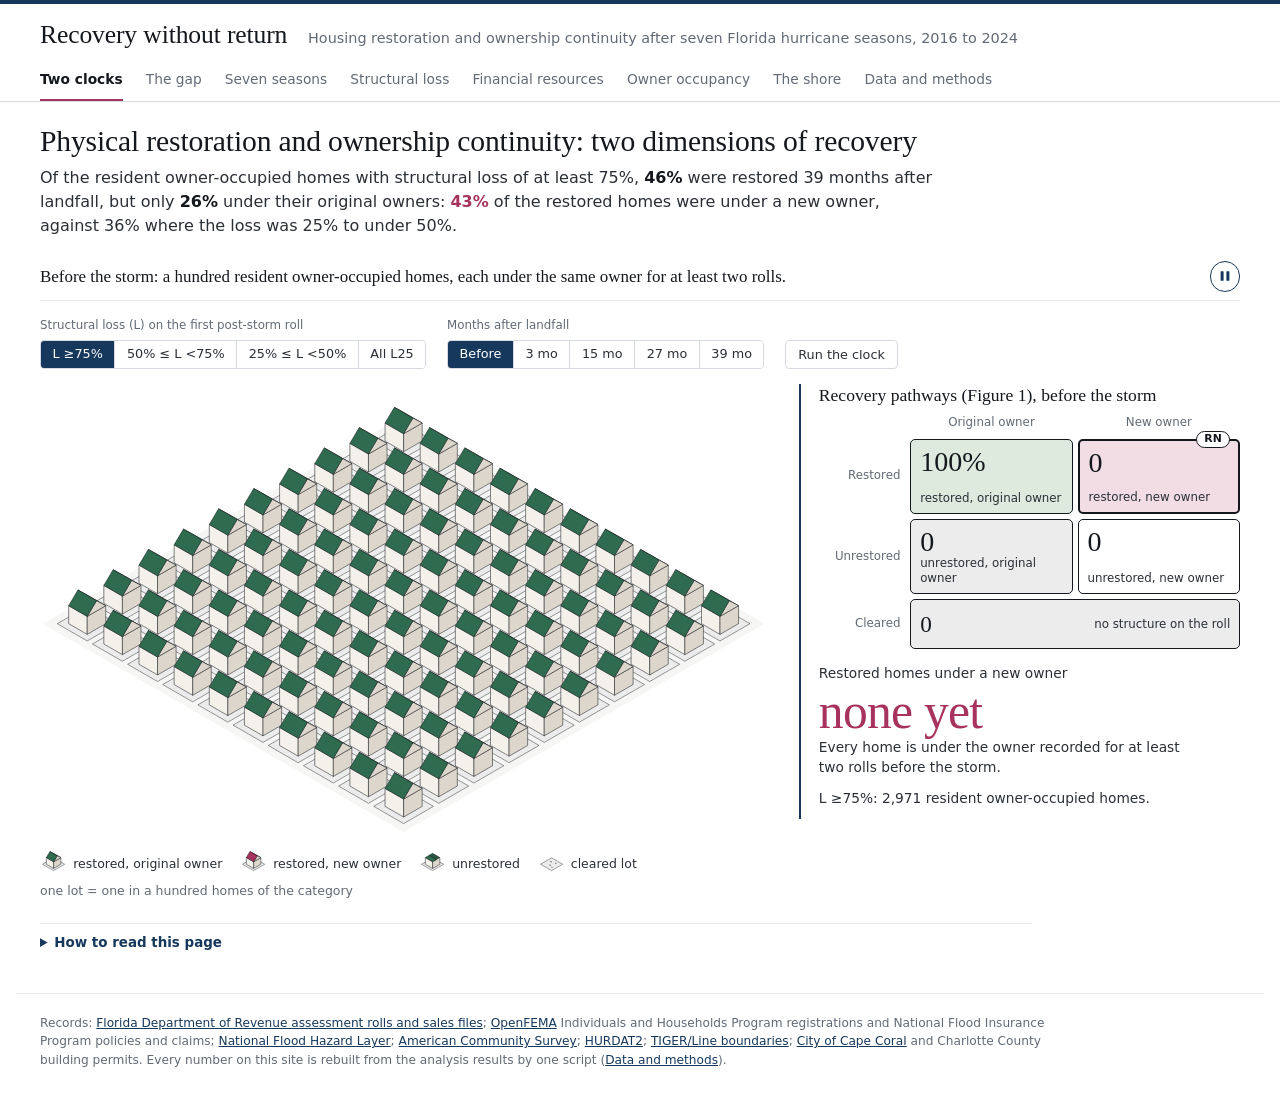
<file: index.html>
<!DOCTYPE html>
<html lang="en">
<head>
<meta charset="utf-8">
<meta name="viewport" content="width=device-width, initial-scale=1">
<title>Recovery without return</title>
<meta name="description" content="Interactive companion to a study of physical restoration and ownership continuity after hurricanes, read on Florida&#x27;s parcel records: a hundred homes with structural loss followed through the four rolls after the storm.">
<meta name="theme-color" content="#16385c">
<link rel="icon" href="data:image/svg+xml,%3Csvg xmlns='http://www.w3.org/2000/svg' viewBox='0 0 16 16'%3E%3Cpath d='M2 8 8 3l6 5v6H2z' fill='%23a8325e'/%3E%3C/svg%3E">
<link rel="stylesheet" href="css/style.css?v=2">
<link rel="preload" href="data/meta.json?v=2" as="fetch" crossorigin>
<link rel="preload" href="data/street.json?v=2" as="fetch" crossorigin>
<link rel="modulepreload" href="js/shell.js?v=2">
</head>
<body class="page-street">

<a class="skip" href="#page">Skip to content</a>
<header class="masthead" id="masthead">
  <div class="masthead-inner">
    <a class="homelink" href="index.html">Recovery without return</a>
    <p class="crumb">Housing restoration and ownership continuity after seven Florida hurricane seasons, 2016 to 2024</p>
  </div>
</header>
<nav class="sitenav" id="sitenav" aria-label="Pages">
  <div class="sitenav-inner">
    <ul>
      <li><a href="index.html">Two clocks</a></li>
      <li><a href="clocks.html">The gap</a></li>
      <li><a href="map.html">Seven seasons</a></li>
      <li><a href="loss.html">Structural loss</a></li>
      <li><a href="capital.html">Financial resources</a></li>
      <li><a href="owners.html">Owner occupancy</a></li>
      <li><a href="shore.html">The shore</a></li>
      <li><a href="data.html">Data and methods</a></li>
    </ul>
  </div>
</nav>

<main id="page" class="section">
  <header class="lede">
    <h1>Physical restoration and ownership continuity: two dimensions of recovery</h1>
    <p class="finding" id="finding"></p>
  </header>
  <div class="chart-block" id="chart"></div>
</main>

<footer class="foot">
  <p>Records: <a href="https://floridarevenue.com/property/dataportal" rel="noopener">Florida Department of Revenue assessment rolls and sales files</a>; <a href="https://www.fema.gov/about/openfema/data-sets" rel="noopener">OpenFEMA</a> Individuals and Households Program registrations and National Flood Insurance Program policies and claims; <a href="https://www.fema.gov/flood-maps/national-flood-hazard-layer" rel="noopener">National Flood Hazard Layer</a>; <a href="https://www.census.gov/programs-surveys/acs" rel="noopener">American Community Survey</a>; <a href="https://www.nhc.noaa.gov/data/#hurdat" rel="noopener">HURDAT2</a>; <a href="https://www.census.gov/geographies/mapping-files/time-series/geo/tiger-line-file.html" rel="noopener">TIGER/Line boundaries</a>; <a href="https://capecoral-capegis.opendata.arcgis.com/" rel="noopener">City of Cape Coral</a> and Charlotte County building permits. Every number on this site is rebuilt from the analysis results by one script (<a href="data.html">Data and methods</a>).</p>
</footer>

<div id="tooltip" class="tooltip" role="status" aria-live="polite"></div>

<script type="module" src="js/pages/street.js?v=2"></script>
</body>
</html>
</file>
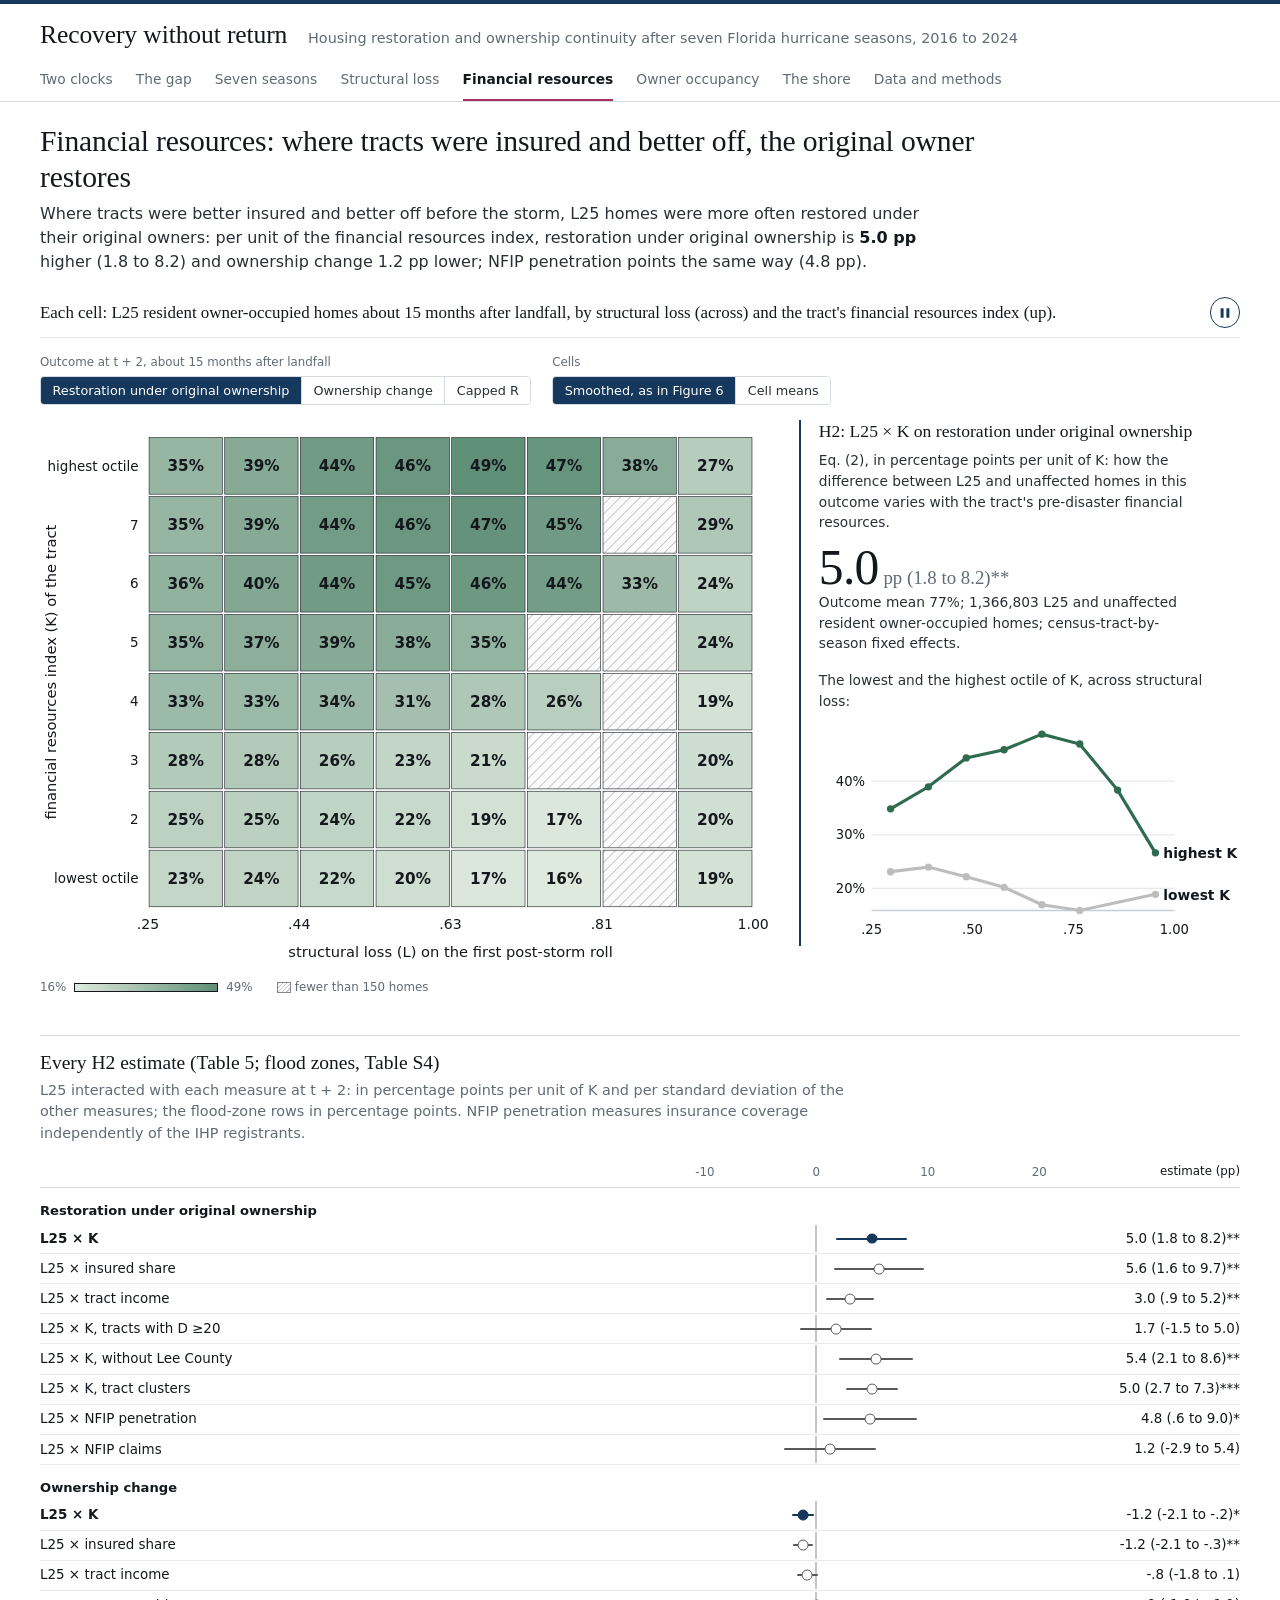
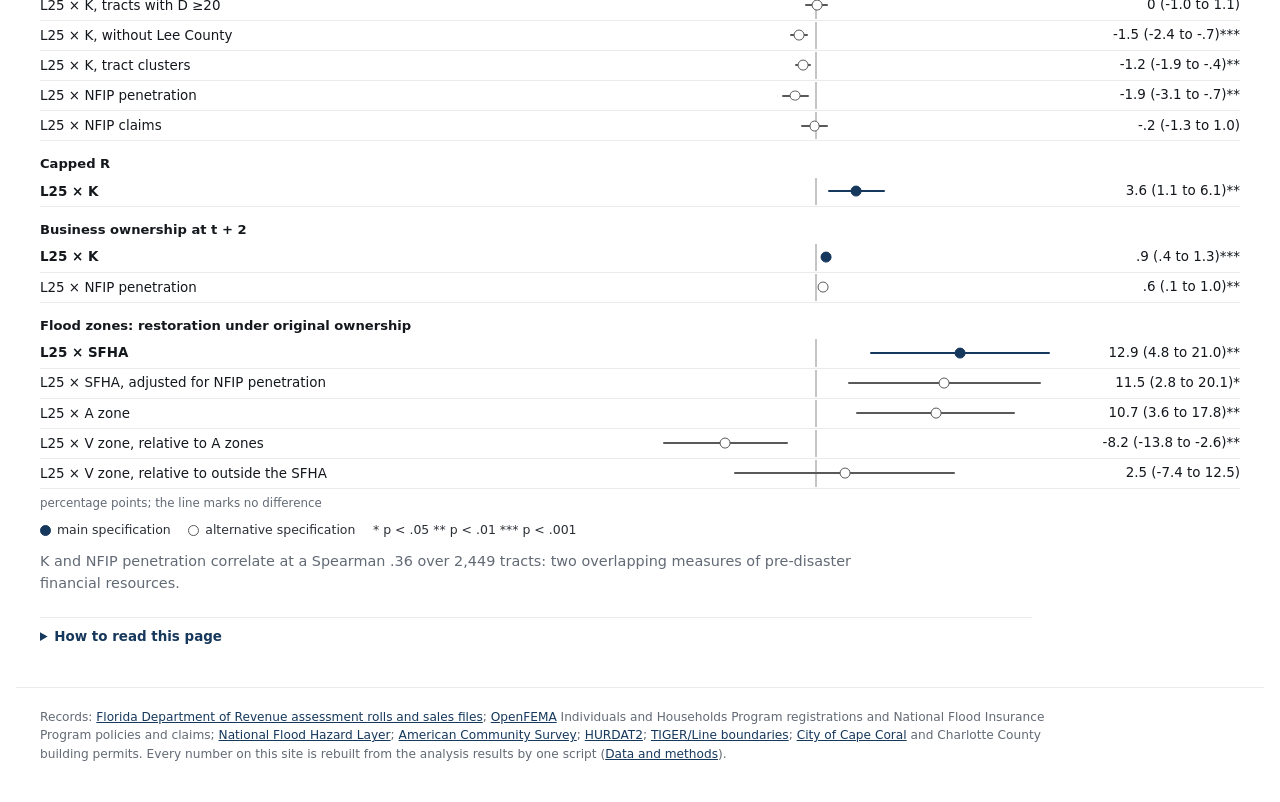
<file: capital.html>
<!DOCTYPE html>
<html lang="en">
<head>
<meta charset="utf-8">
<meta name="viewport" content="width=device-width, initial-scale=1">
<title>Financial resources | Recovery without return</title>
<meta name="description" content="Interactive companion to a study of physical restoration and ownership continuity after hurricanes, read on Florida&#x27;s parcel records: restoration and ownership change over structural loss and the financial resources index, and every H2 estimate.">
<meta name="theme-color" content="#16385c">
<link rel="icon" href="data:image/svg+xml,%3Csvg xmlns='http://www.w3.org/2000/svg' viewBox='0 0 16 16'%3E%3Cpath d='M2 8 8 3l6 5v6H2z' fill='%23a8325e'/%3E%3C/svg%3E">
<link rel="stylesheet" href="css/style.css?v=2">
<link rel="preload" href="data/meta.json?v=2" as="fetch" crossorigin>
<link rel="preload" href="data/capital.json?v=2" as="fetch" crossorigin>
<link rel="modulepreload" href="js/shell.js?v=2">
</head>
<body class="page-capital">

<a class="skip" href="#page">Skip to content</a>
<header class="masthead" id="masthead">
  <div class="masthead-inner">
    <a class="homelink" href="index.html">Recovery without return</a>
    <p class="crumb">Housing restoration and ownership continuity after seven Florida hurricane seasons, 2016 to 2024</p>
  </div>
</header>
<nav class="sitenav" id="sitenav" aria-label="Pages">
  <div class="sitenav-inner">
    <ul>
      <li><a href="index.html">Two clocks</a></li>
      <li><a href="clocks.html">The gap</a></li>
      <li><a href="map.html">Seven seasons</a></li>
      <li><a href="loss.html">Structural loss</a></li>
      <li><a href="capital.html">Financial resources</a></li>
      <li><a href="owners.html">Owner occupancy</a></li>
      <li><a href="shore.html">The shore</a></li>
      <li><a href="data.html">Data and methods</a></li>
    </ul>
  </div>
</nav>

<main id="page" class="section">
  <header class="lede">
    <h1>Financial resources: where tracts were insured and better off, the original owner restores</h1>
    <p class="finding" id="finding"></p>
  </header>
  <div class="chart-block" id="chart"></div>
</main>

<footer class="foot">
  <p>Records: <a href="https://floridarevenue.com/property/dataportal" rel="noopener">Florida Department of Revenue assessment rolls and sales files</a>; <a href="https://www.fema.gov/about/openfema/data-sets" rel="noopener">OpenFEMA</a> Individuals and Households Program registrations and National Flood Insurance Program policies and claims; <a href="https://www.fema.gov/flood-maps/national-flood-hazard-layer" rel="noopener">National Flood Hazard Layer</a>; <a href="https://www.census.gov/programs-surveys/acs" rel="noopener">American Community Survey</a>; <a href="https://www.nhc.noaa.gov/data/#hurdat" rel="noopener">HURDAT2</a>; <a href="https://www.census.gov/geographies/mapping-files/time-series/geo/tiger-line-file.html" rel="noopener">TIGER/Line boundaries</a>; <a href="https://capecoral-capegis.opendata.arcgis.com/" rel="noopener">City of Cape Coral</a> and Charlotte County building permits. Every number on this site is rebuilt from the analysis results by one script (<a href="data.html">Data and methods</a>).</p>
</footer>

<div id="tooltip" class="tooltip" role="status" aria-live="polite"></div>

<script type="module" src="js/pages/capital.js?v=2"></script>
</body>
</html>
</file>
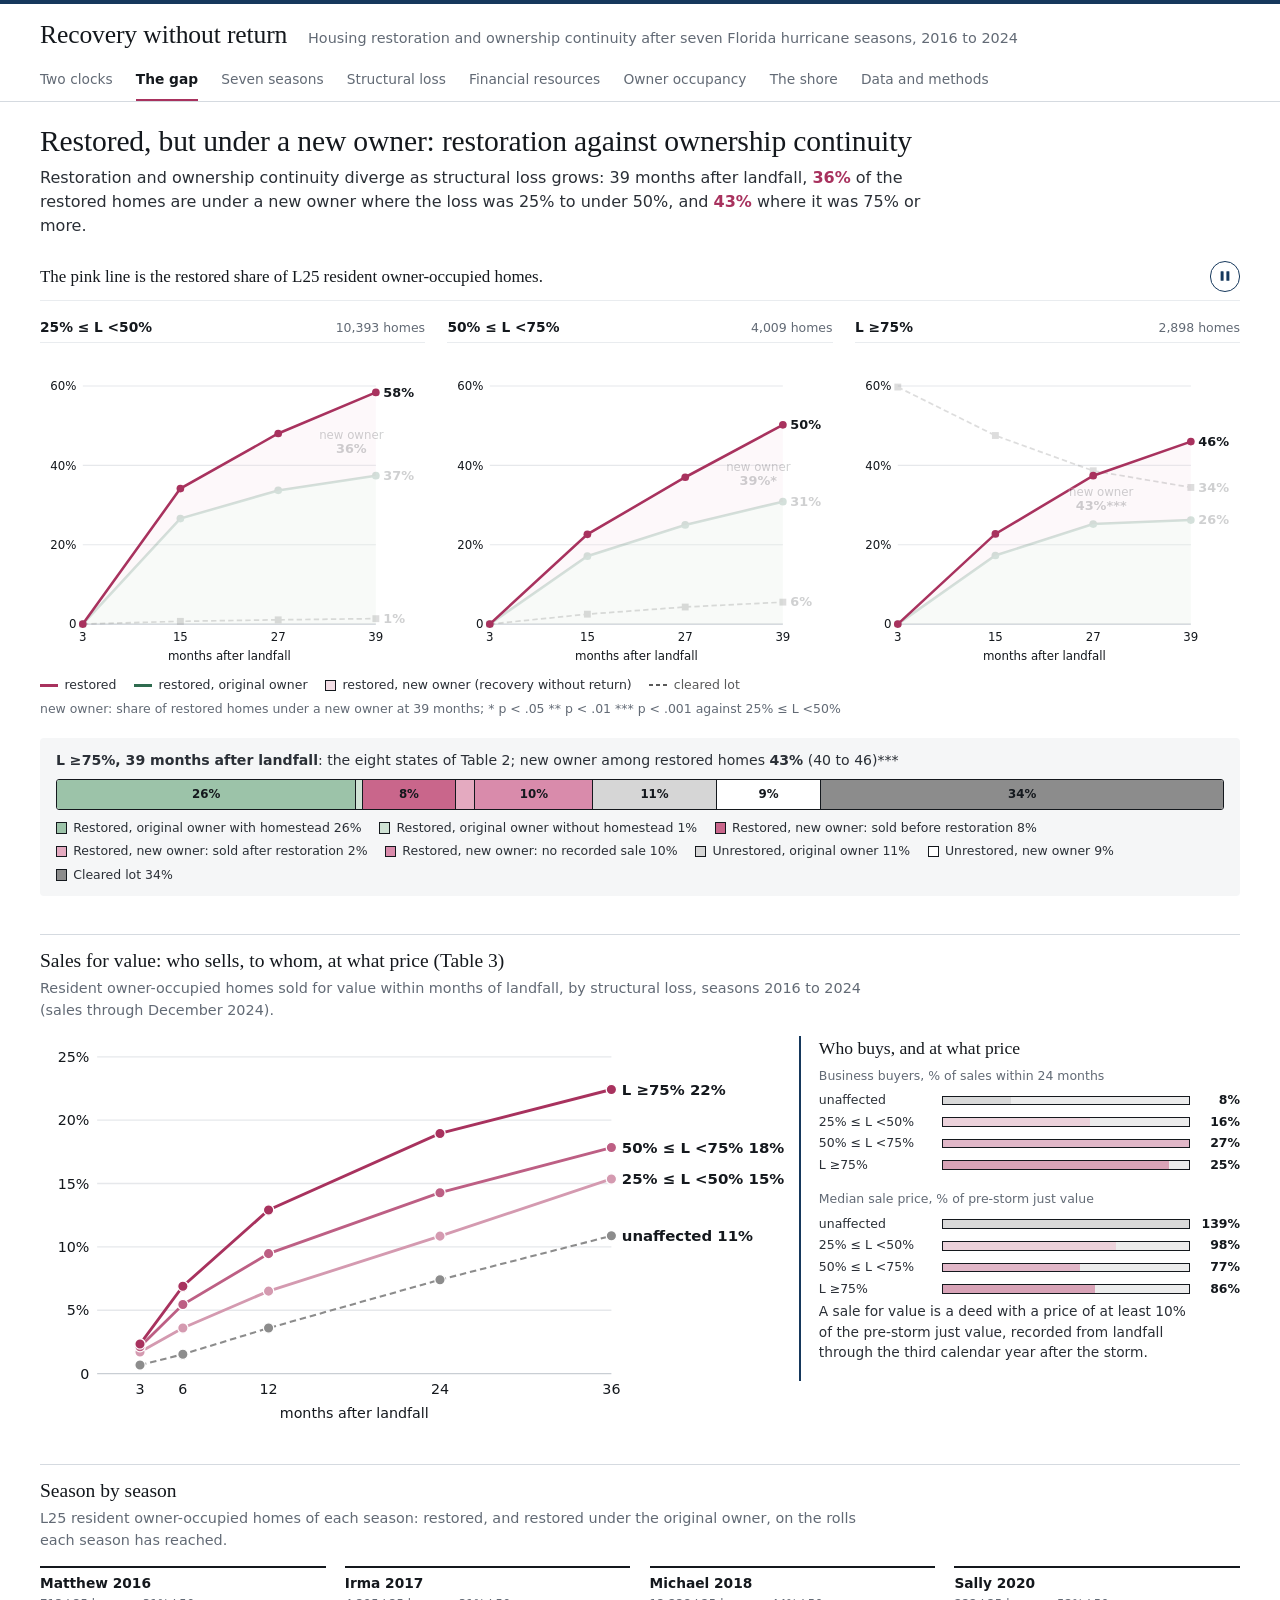
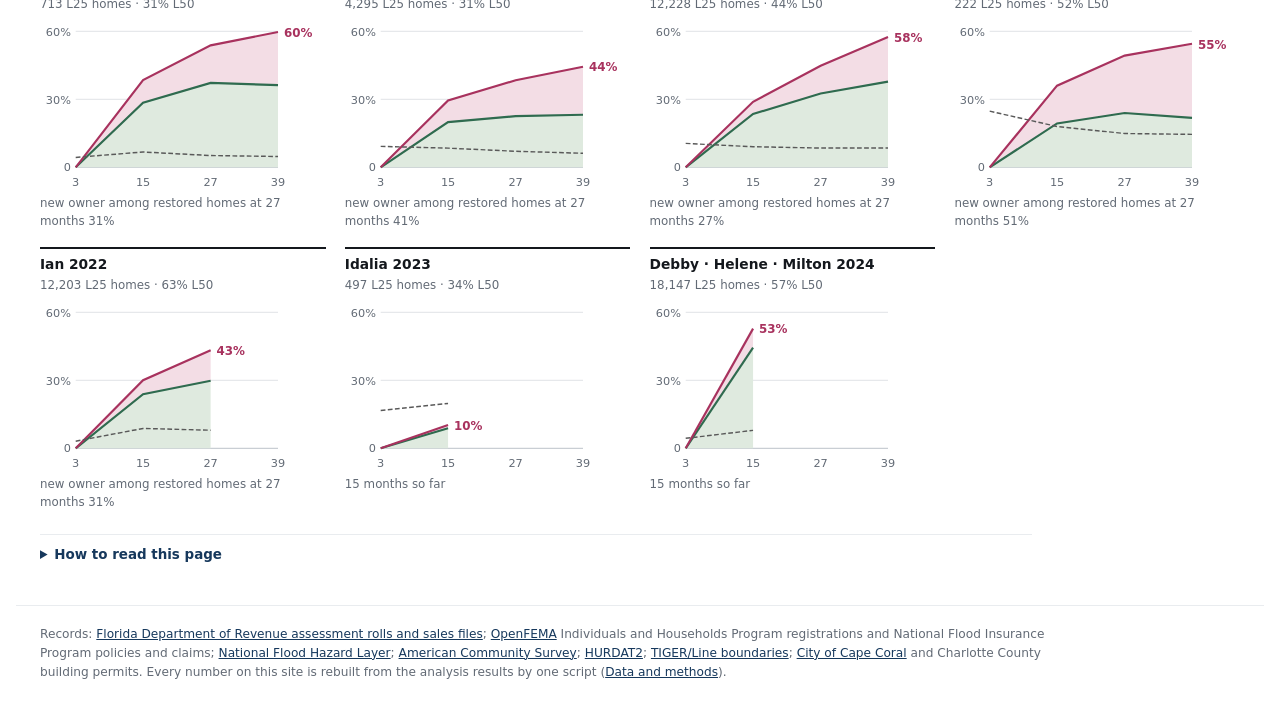
<file: clocks.html>
<!DOCTYPE html>
<html lang="en">
<head>
<meta charset="utf-8">
<meta name="viewport" content="width=device-width, initial-scale=1">
<title>The gap | Recovery without return</title>
<meta name="description" content="Interactive companion to a study of physical restoration and ownership continuity after hurricanes, read on Florida&#x27;s parcel records: the restored share against the share restored under the original owner, by structural loss, and the sales.">
<meta name="theme-color" content="#16385c">
<link rel="icon" href="data:image/svg+xml,%3Csvg xmlns='http://www.w3.org/2000/svg' viewBox='0 0 16 16'%3E%3Cpath d='M2 8 8 3l6 5v6H2z' fill='%23a8325e'/%3E%3C/svg%3E">
<link rel="stylesheet" href="css/style.css?v=2">
<link rel="preload" href="data/meta.json?v=2" as="fetch" crossorigin>
<link rel="preload" href="data/clocks.json?v=2" as="fetch" crossorigin>
<link rel="modulepreload" href="js/shell.js?v=2">
</head>
<body class="page-clocks">

<a class="skip" href="#page">Skip to content</a>
<header class="masthead" id="masthead">
  <div class="masthead-inner">
    <a class="homelink" href="index.html">Recovery without return</a>
    <p class="crumb">Housing restoration and ownership continuity after seven Florida hurricane seasons, 2016 to 2024</p>
  </div>
</header>
<nav class="sitenav" id="sitenav" aria-label="Pages">
  <div class="sitenav-inner">
    <ul>
      <li><a href="index.html">Two clocks</a></li>
      <li><a href="clocks.html">The gap</a></li>
      <li><a href="map.html">Seven seasons</a></li>
      <li><a href="loss.html">Structural loss</a></li>
      <li><a href="capital.html">Financial resources</a></li>
      <li><a href="owners.html">Owner occupancy</a></li>
      <li><a href="shore.html">The shore</a></li>
      <li><a href="data.html">Data and methods</a></li>
    </ul>
  </div>
</nav>

<main id="page" class="section">
  <header class="lede">
    <h1>Restored, but under a new owner: restoration against ownership continuity</h1>
    <p class="finding" id="finding"></p>
  </header>
  <div class="chart-block" id="chart"></div>
</main>

<footer class="foot">
  <p>Records: <a href="https://floridarevenue.com/property/dataportal" rel="noopener">Florida Department of Revenue assessment rolls and sales files</a>; <a href="https://www.fema.gov/about/openfema/data-sets" rel="noopener">OpenFEMA</a> Individuals and Households Program registrations and National Flood Insurance Program policies and claims; <a href="https://www.fema.gov/flood-maps/national-flood-hazard-layer" rel="noopener">National Flood Hazard Layer</a>; <a href="https://www.census.gov/programs-surveys/acs" rel="noopener">American Community Survey</a>; <a href="https://www.nhc.noaa.gov/data/#hurdat" rel="noopener">HURDAT2</a>; <a href="https://www.census.gov/geographies/mapping-files/time-series/geo/tiger-line-file.html" rel="noopener">TIGER/Line boundaries</a>; <a href="https://capecoral-capegis.opendata.arcgis.com/" rel="noopener">City of Cape Coral</a> and Charlotte County building permits. Every number on this site is rebuilt from the analysis results by one script (<a href="data.html">Data and methods</a>).</p>
</footer>

<div id="tooltip" class="tooltip" role="status" aria-live="polite"></div>

<script type="module" src="js/pages/clocks.js?v=2"></script>
</body>
</html>
</file>
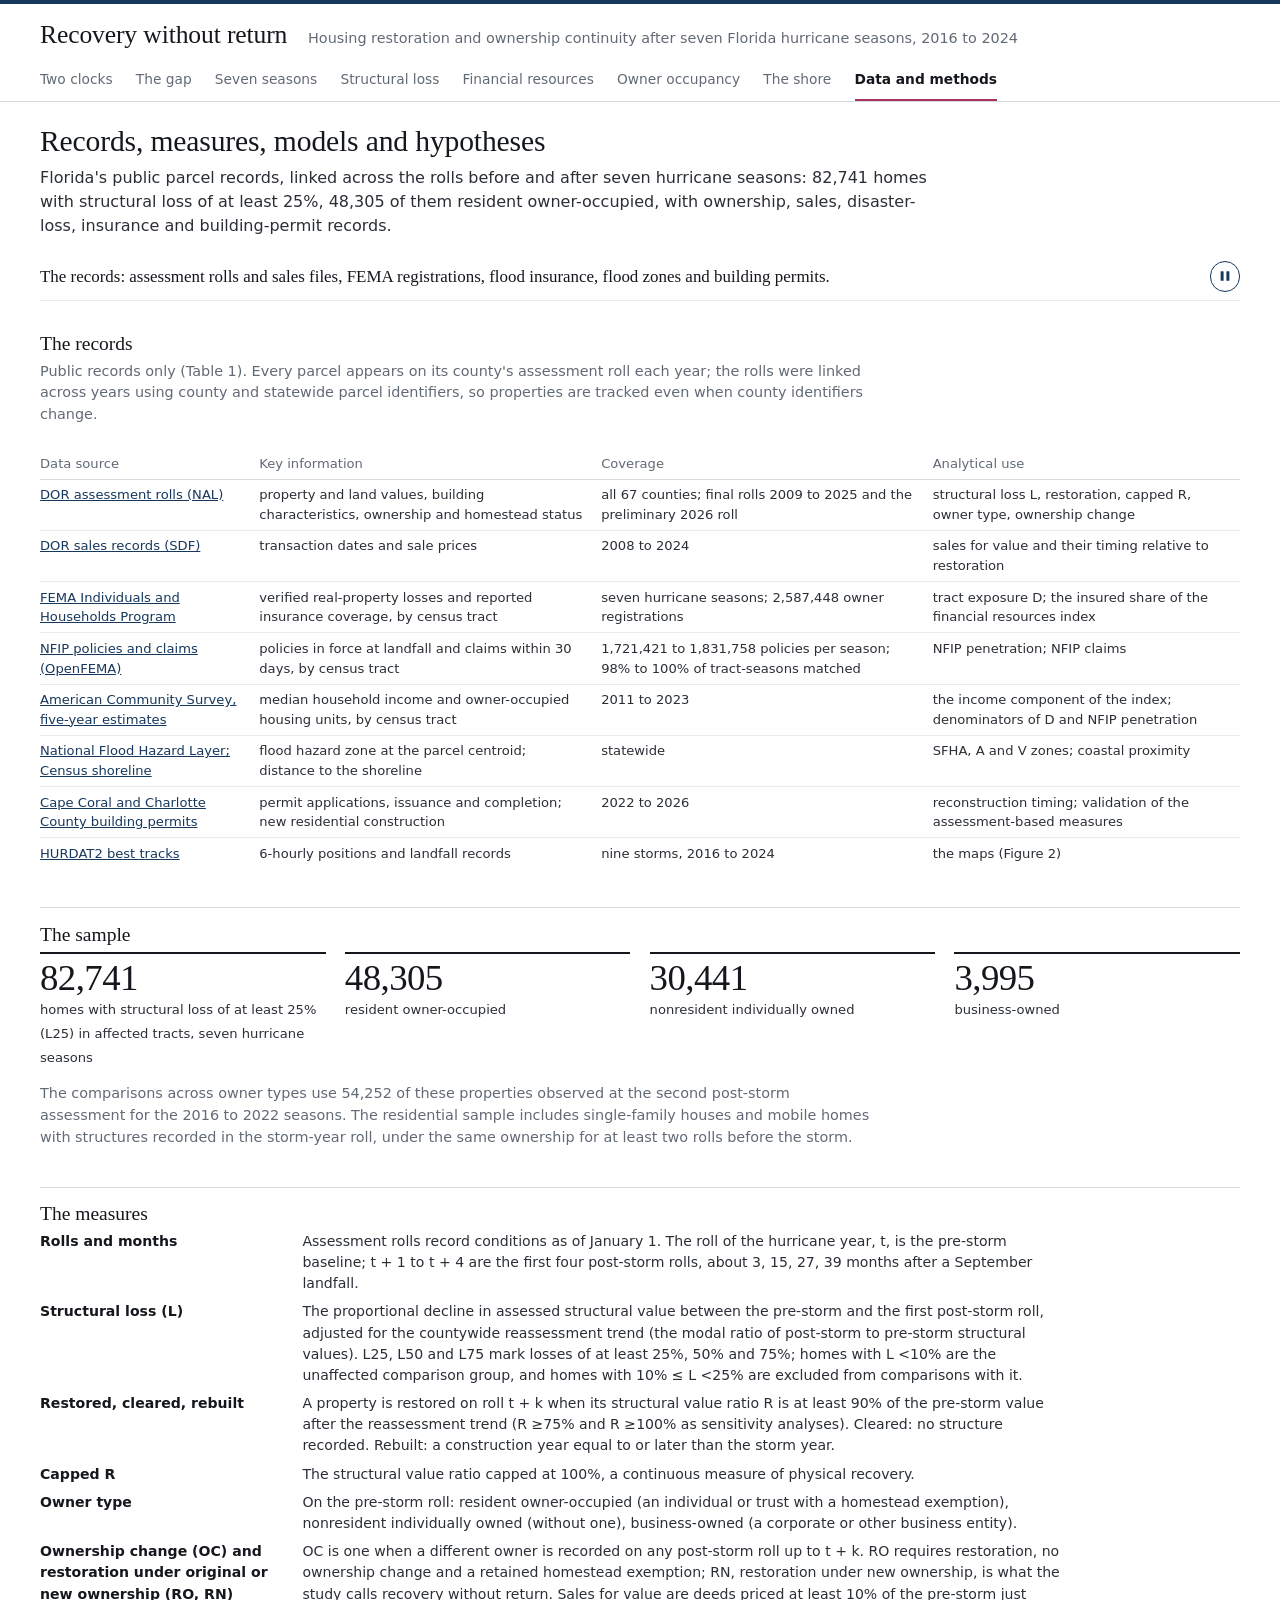
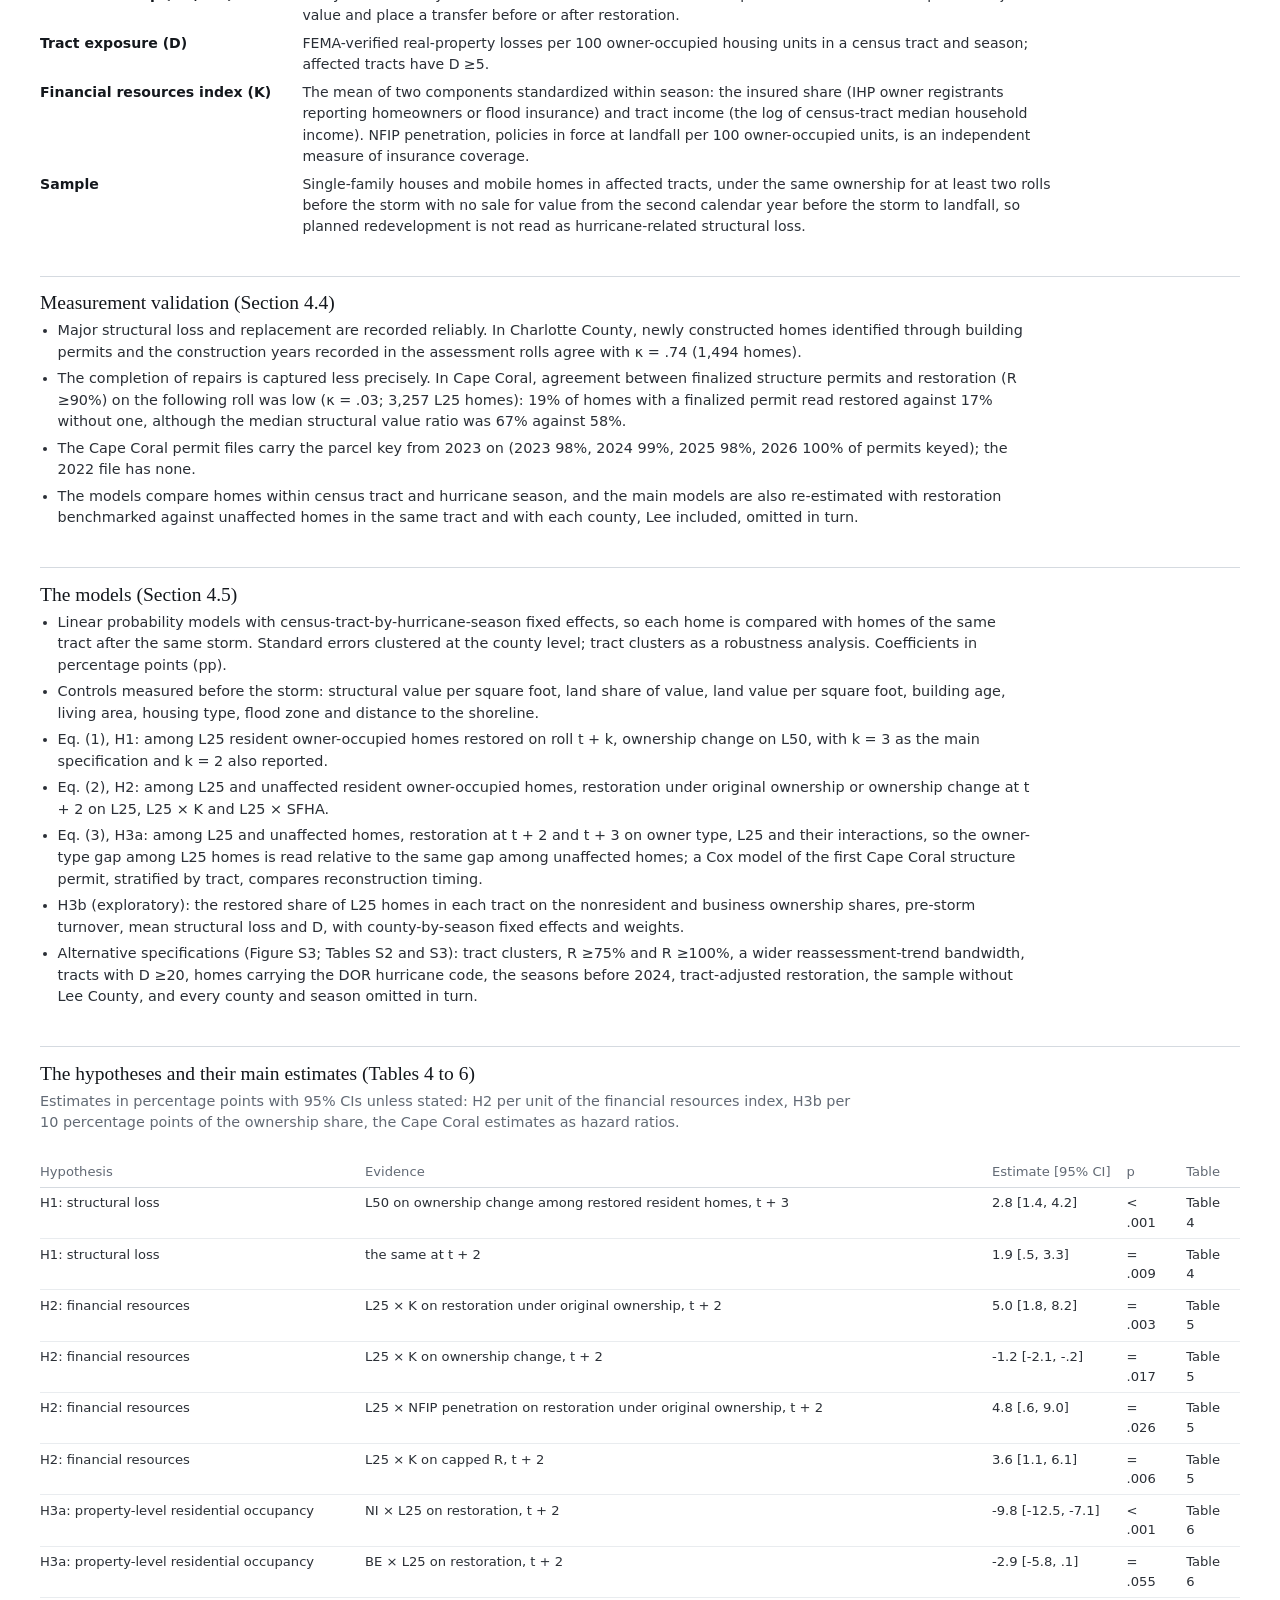
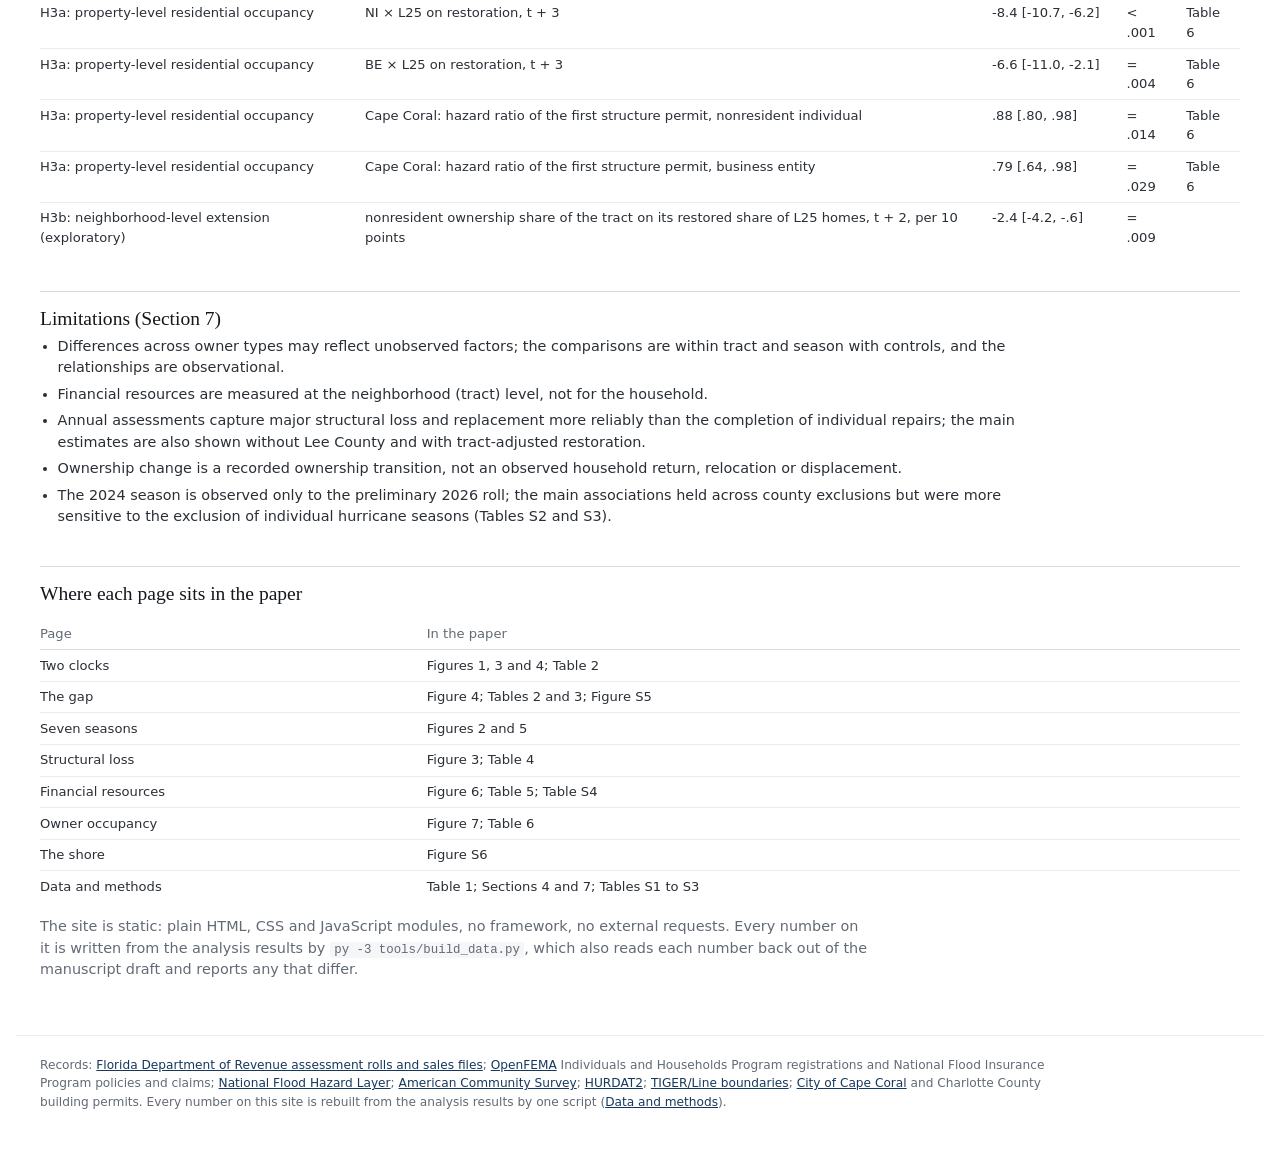
<file: data.html>
<!DOCTYPE html>
<html lang="en">
<head>
<meta charset="utf-8">
<meta name="viewport" content="width=device-width, initial-scale=1">
<title>Data and methods | Recovery without return</title>
<meta name="description" content="Interactive companion to a study of physical restoration and ownership continuity after hurricanes, read on Florida&#x27;s parcel records: the records, the measures, the validation, the models and the main estimate of every hypothesis.">
<meta name="theme-color" content="#16385c">
<link rel="icon" href="data:image/svg+xml,%3Csvg xmlns='http://www.w3.org/2000/svg' viewBox='0 0 16 16'%3E%3Cpath d='M2 8 8 3l6 5v6H2z' fill='%23a8325e'/%3E%3C/svg%3E">
<link rel="stylesheet" href="css/style.css?v=2">
<link rel="preload" href="data/meta.json?v=2" as="fetch" crossorigin>
<link rel="preload" href="data/data.json?v=2" as="fetch" crossorigin>
<link rel="modulepreload" href="js/shell.js?v=2">
</head>
<body class="page-data">

<a class="skip" href="#page">Skip to content</a>
<header class="masthead" id="masthead">
  <div class="masthead-inner">
    <a class="homelink" href="index.html">Recovery without return</a>
    <p class="crumb">Housing restoration and ownership continuity after seven Florida hurricane seasons, 2016 to 2024</p>
  </div>
</header>
<nav class="sitenav" id="sitenav" aria-label="Pages">
  <div class="sitenav-inner">
    <ul>
      <li><a href="index.html">Two clocks</a></li>
      <li><a href="clocks.html">The gap</a></li>
      <li><a href="map.html">Seven seasons</a></li>
      <li><a href="loss.html">Structural loss</a></li>
      <li><a href="capital.html">Financial resources</a></li>
      <li><a href="owners.html">Owner occupancy</a></li>
      <li><a href="shore.html">The shore</a></li>
      <li><a href="data.html">Data and methods</a></li>
    </ul>
  </div>
</nav>

<main id="page" class="section">
  <header class="lede">
    <h1>Records, measures, models and hypotheses</h1>
    <p class="finding" id="finding"></p>
  </header>
  <div class="chart-block" id="chart"></div>
</main>

<footer class="foot">
  <p>Records: <a href="https://floridarevenue.com/property/dataportal" rel="noopener">Florida Department of Revenue assessment rolls and sales files</a>; <a href="https://www.fema.gov/about/openfema/data-sets" rel="noopener">OpenFEMA</a> Individuals and Households Program registrations and National Flood Insurance Program policies and claims; <a href="https://www.fema.gov/flood-maps/national-flood-hazard-layer" rel="noopener">National Flood Hazard Layer</a>; <a href="https://www.census.gov/programs-surveys/acs" rel="noopener">American Community Survey</a>; <a href="https://www.nhc.noaa.gov/data/#hurdat" rel="noopener">HURDAT2</a>; <a href="https://www.census.gov/geographies/mapping-files/time-series/geo/tiger-line-file.html" rel="noopener">TIGER/Line boundaries</a>; <a href="https://capecoral-capegis.opendata.arcgis.com/" rel="noopener">City of Cape Coral</a> and Charlotte County building permits. Every number on this site is rebuilt from the analysis results by one script (<a href="data.html">Data and methods</a>).</p>
</footer>

<div id="tooltip" class="tooltip" role="status" aria-live="polite"></div>

<script type="module" src="js/pages/data.js?v=2"></script>
</body>
</html>
</file>
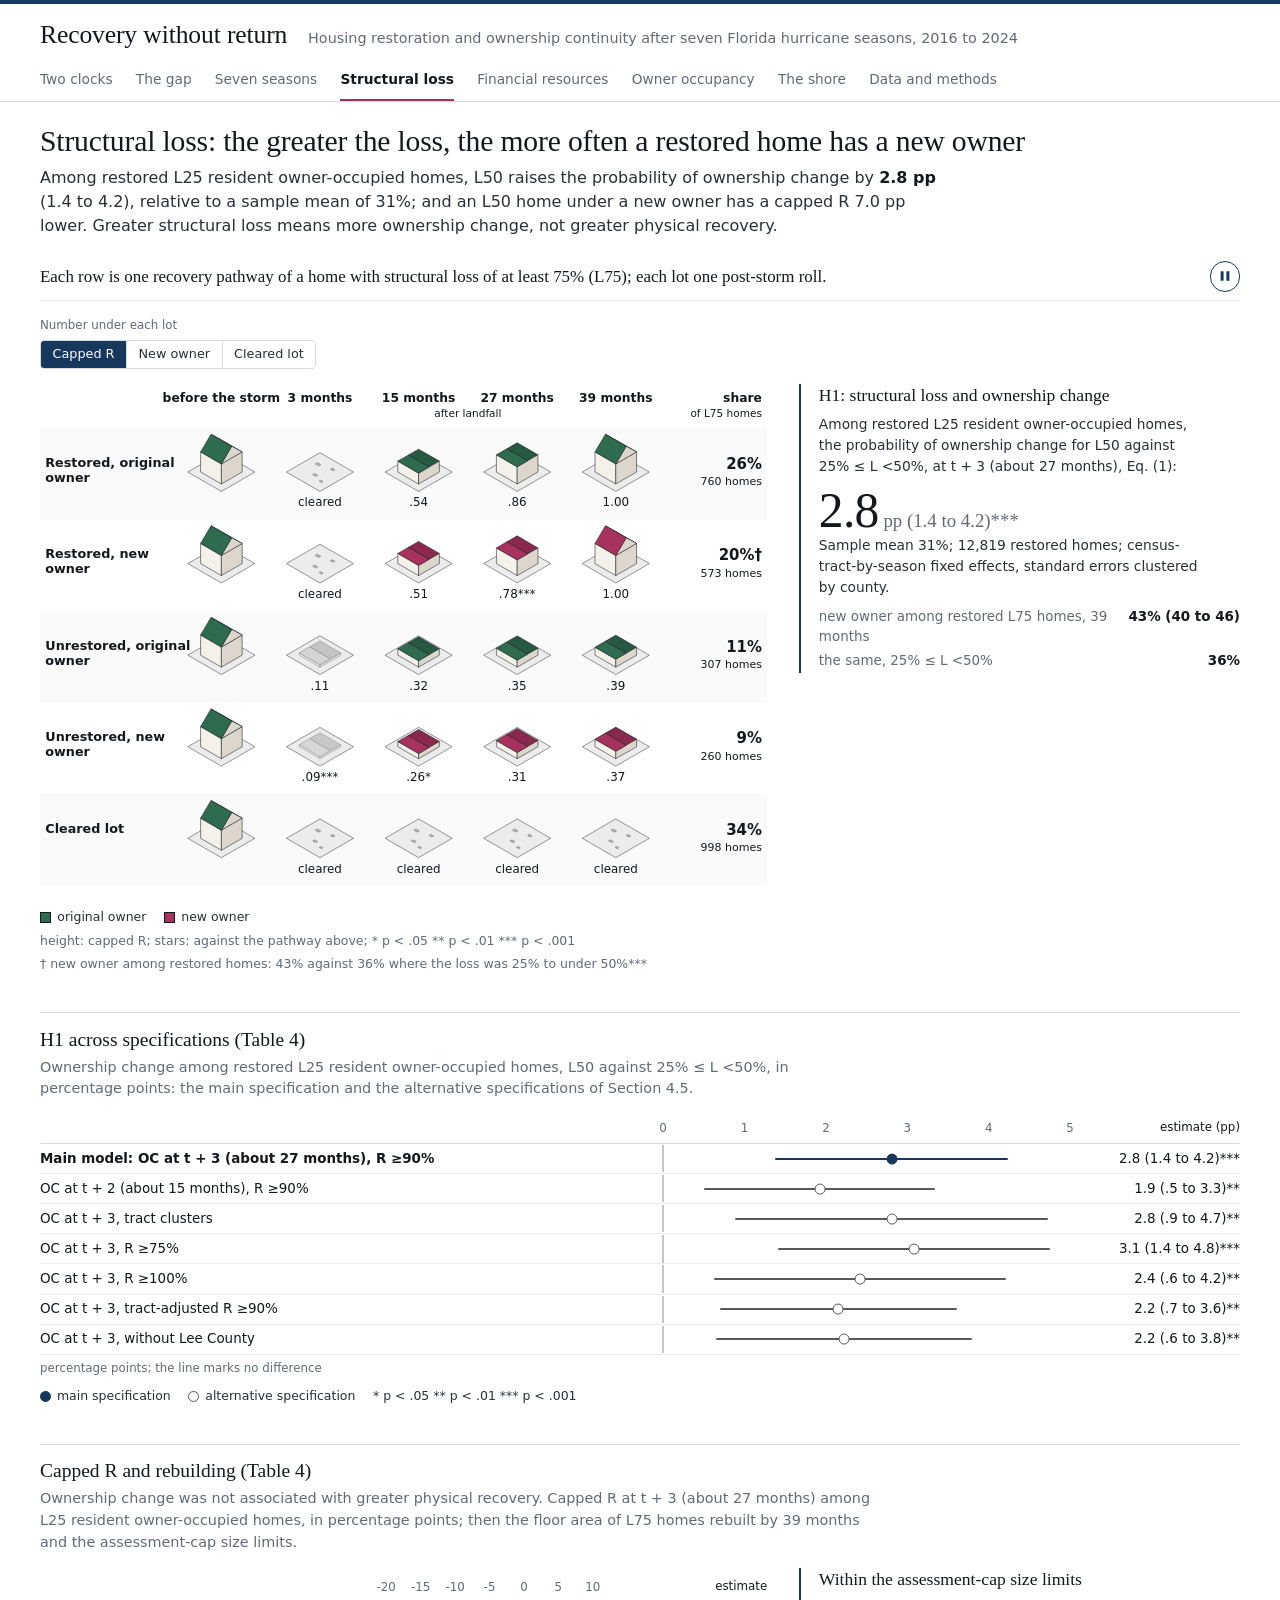
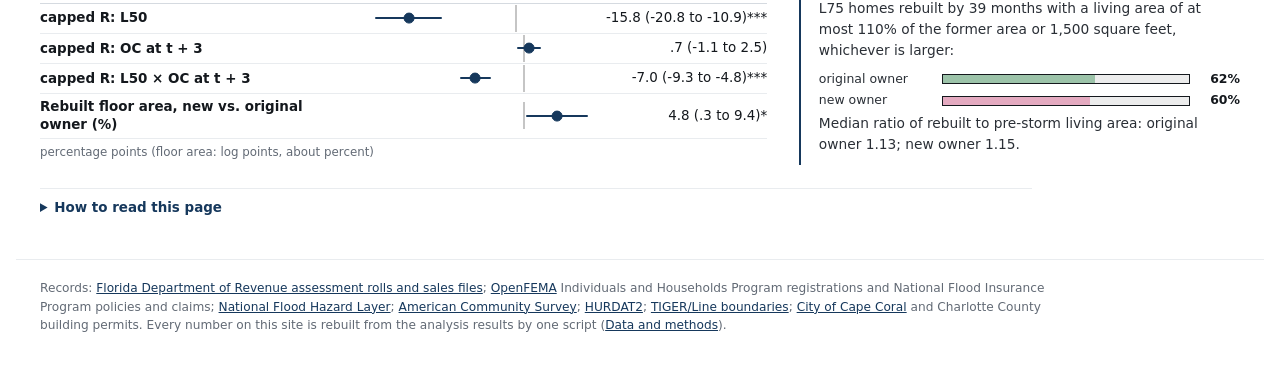
<file: loss.html>
<!DOCTYPE html>
<html lang="en">
<head>
<meta charset="utf-8">
<meta name="viewport" content="width=device-width, initial-scale=1">
<title>Structural loss | Recovery without return</title>
<meta name="description" content="Interactive companion to a study of physical restoration and ownership continuity after hurricanes, read on Florida&#x27;s parcel records: the five recovery pathways of an L75 home and the H1 estimates across specifications.">
<meta name="theme-color" content="#16385c">
<link rel="icon" href="data:image/svg+xml,%3Csvg xmlns='http://www.w3.org/2000/svg' viewBox='0 0 16 16'%3E%3Cpath d='M2 8 8 3l6 5v6H2z' fill='%23a8325e'/%3E%3C/svg%3E">
<link rel="stylesheet" href="css/style.css?v=2">
<link rel="preload" href="data/meta.json?v=2" as="fetch" crossorigin>
<link rel="preload" href="data/loss.json?v=2" as="fetch" crossorigin>
<link rel="modulepreload" href="js/shell.js?v=2">
</head>
<body class="page-loss">

<a class="skip" href="#page">Skip to content</a>
<header class="masthead" id="masthead">
  <div class="masthead-inner">
    <a class="homelink" href="index.html">Recovery without return</a>
    <p class="crumb">Housing restoration and ownership continuity after seven Florida hurricane seasons, 2016 to 2024</p>
  </div>
</header>
<nav class="sitenav" id="sitenav" aria-label="Pages">
  <div class="sitenav-inner">
    <ul>
      <li><a href="index.html">Two clocks</a></li>
      <li><a href="clocks.html">The gap</a></li>
      <li><a href="map.html">Seven seasons</a></li>
      <li><a href="loss.html">Structural loss</a></li>
      <li><a href="capital.html">Financial resources</a></li>
      <li><a href="owners.html">Owner occupancy</a></li>
      <li><a href="shore.html">The shore</a></li>
      <li><a href="data.html">Data and methods</a></li>
    </ul>
  </div>
</nav>

<main id="page" class="section">
  <header class="lede">
    <h1>Structural loss: the greater the loss, the more often a restored home has a new owner</h1>
    <p class="finding" id="finding"></p>
  </header>
  <div class="chart-block" id="chart"></div>
</main>

<footer class="foot">
  <p>Records: <a href="https://floridarevenue.com/property/dataportal" rel="noopener">Florida Department of Revenue assessment rolls and sales files</a>; <a href="https://www.fema.gov/about/openfema/data-sets" rel="noopener">OpenFEMA</a> Individuals and Households Program registrations and National Flood Insurance Program policies and claims; <a href="https://www.fema.gov/flood-maps/national-flood-hazard-layer" rel="noopener">National Flood Hazard Layer</a>; <a href="https://www.census.gov/programs-surveys/acs" rel="noopener">American Community Survey</a>; <a href="https://www.nhc.noaa.gov/data/#hurdat" rel="noopener">HURDAT2</a>; <a href="https://www.census.gov/geographies/mapping-files/time-series/geo/tiger-line-file.html" rel="noopener">TIGER/Line boundaries</a>; <a href="https://capecoral-capegis.opendata.arcgis.com/" rel="noopener">City of Cape Coral</a> and Charlotte County building permits. Every number on this site is rebuilt from the analysis results by one script (<a href="data.html">Data and methods</a>).</p>
</footer>

<div id="tooltip" class="tooltip" role="status" aria-live="polite"></div>

<script type="module" src="js/pages/loss.js?v=2"></script>
</body>
</html>
</file>
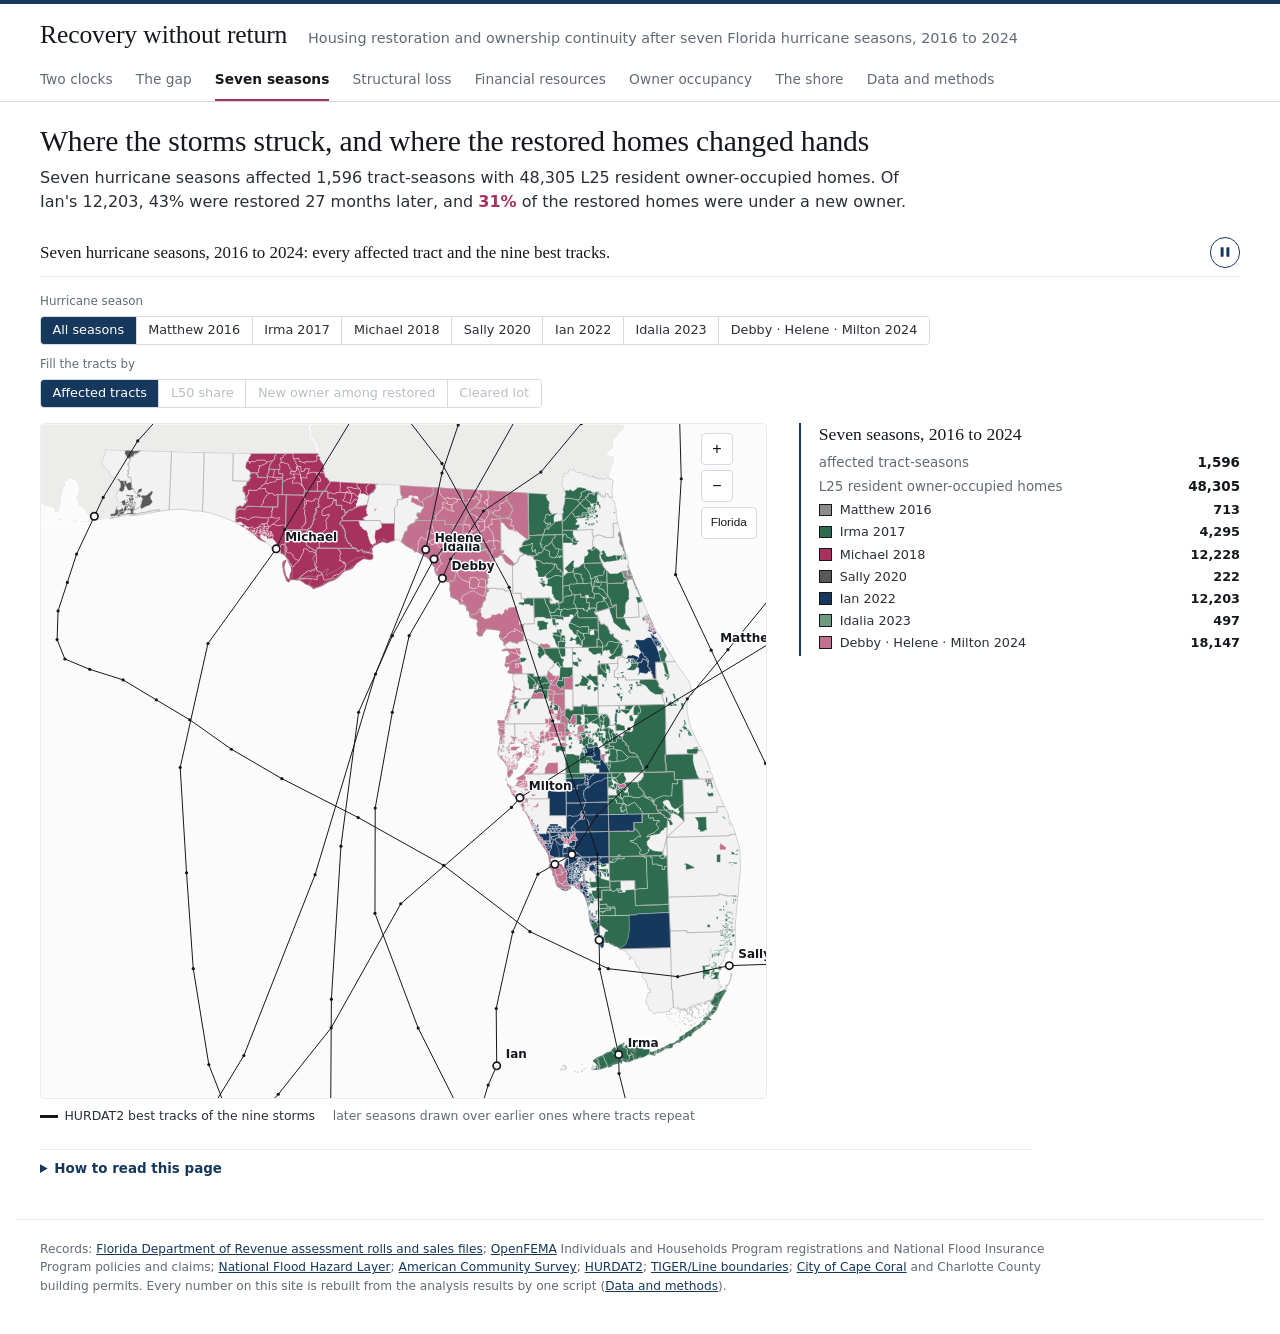
<file: map.html>
<!DOCTYPE html>
<html lang="en">
<head>
<meta charset="utf-8">
<meta name="viewport" content="width=device-width, initial-scale=1">
<title>Seven seasons | Recovery without return</title>
<meta name="description" content="Interactive companion to a study of physical restoration and ownership continuity after hurricanes, read on Florida&#x27;s parcel records: the affected tracts of seven hurricane seasons with the HURDAT2 tracks, and recovery by tract after Ian.">
<meta name="theme-color" content="#16385c">
<link rel="icon" href="data:image/svg+xml,%3Csvg xmlns='http://www.w3.org/2000/svg' viewBox='0 0 16 16'%3E%3Cpath d='M2 8 8 3l6 5v6H2z' fill='%23a8325e'/%3E%3C/svg%3E">
<link rel="stylesheet" href="css/style.css?v=2">
<link rel="preload" href="data/meta.json?v=2" as="fetch" crossorigin>
<link rel="preload" href="data/map.json?v=2" as="fetch" crossorigin>
<link rel="preload" href="data/geo/counties.json?v=2" as="fetch" crossorigin>
<link rel="preload" href="data/geo/tracts.json?v=2" as="fetch" crossorigin>
<link rel="preload" href="data/geo/tracks.json?v=2" as="fetch" crossorigin>
<link rel="modulepreload" href="js/shell.js?v=2">
</head>
<body class="page-map">

<a class="skip" href="#page">Skip to content</a>
<header class="masthead" id="masthead">
  <div class="masthead-inner">
    <a class="homelink" href="index.html">Recovery without return</a>
    <p class="crumb">Housing restoration and ownership continuity after seven Florida hurricane seasons, 2016 to 2024</p>
  </div>
</header>
<nav class="sitenav" id="sitenav" aria-label="Pages">
  <div class="sitenav-inner">
    <ul>
      <li><a href="index.html">Two clocks</a></li>
      <li><a href="clocks.html">The gap</a></li>
      <li><a href="map.html">Seven seasons</a></li>
      <li><a href="loss.html">Structural loss</a></li>
      <li><a href="capital.html">Financial resources</a></li>
      <li><a href="owners.html">Owner occupancy</a></li>
      <li><a href="shore.html">The shore</a></li>
      <li><a href="data.html">Data and methods</a></li>
    </ul>
  </div>
</nav>

<main id="page" class="section">
  <header class="lede">
    <h1>Where the storms struck, and where the restored homes changed hands</h1>
    <p class="finding" id="finding"></p>
  </header>
  <div class="chart-block" id="chart"></div>
</main>

<footer class="foot">
  <p>Records: <a href="https://floridarevenue.com/property/dataportal" rel="noopener">Florida Department of Revenue assessment rolls and sales files</a>; <a href="https://www.fema.gov/about/openfema/data-sets" rel="noopener">OpenFEMA</a> Individuals and Households Program registrations and National Flood Insurance Program policies and claims; <a href="https://www.fema.gov/flood-maps/national-flood-hazard-layer" rel="noopener">National Flood Hazard Layer</a>; <a href="https://www.census.gov/programs-surveys/acs" rel="noopener">American Community Survey</a>; <a href="https://www.nhc.noaa.gov/data/#hurdat" rel="noopener">HURDAT2</a>; <a href="https://www.census.gov/geographies/mapping-files/time-series/geo/tiger-line-file.html" rel="noopener">TIGER/Line boundaries</a>; <a href="https://capecoral-capegis.opendata.arcgis.com/" rel="noopener">City of Cape Coral</a> and Charlotte County building permits. Every number on this site is rebuilt from the analysis results by one script (<a href="data.html">Data and methods</a>).</p>
</footer>

<div id="tooltip" class="tooltip" role="status" aria-live="polite"></div>

<script type="module" src="js/pages/map.js?v=2"></script>
</body>
</html>
</file>
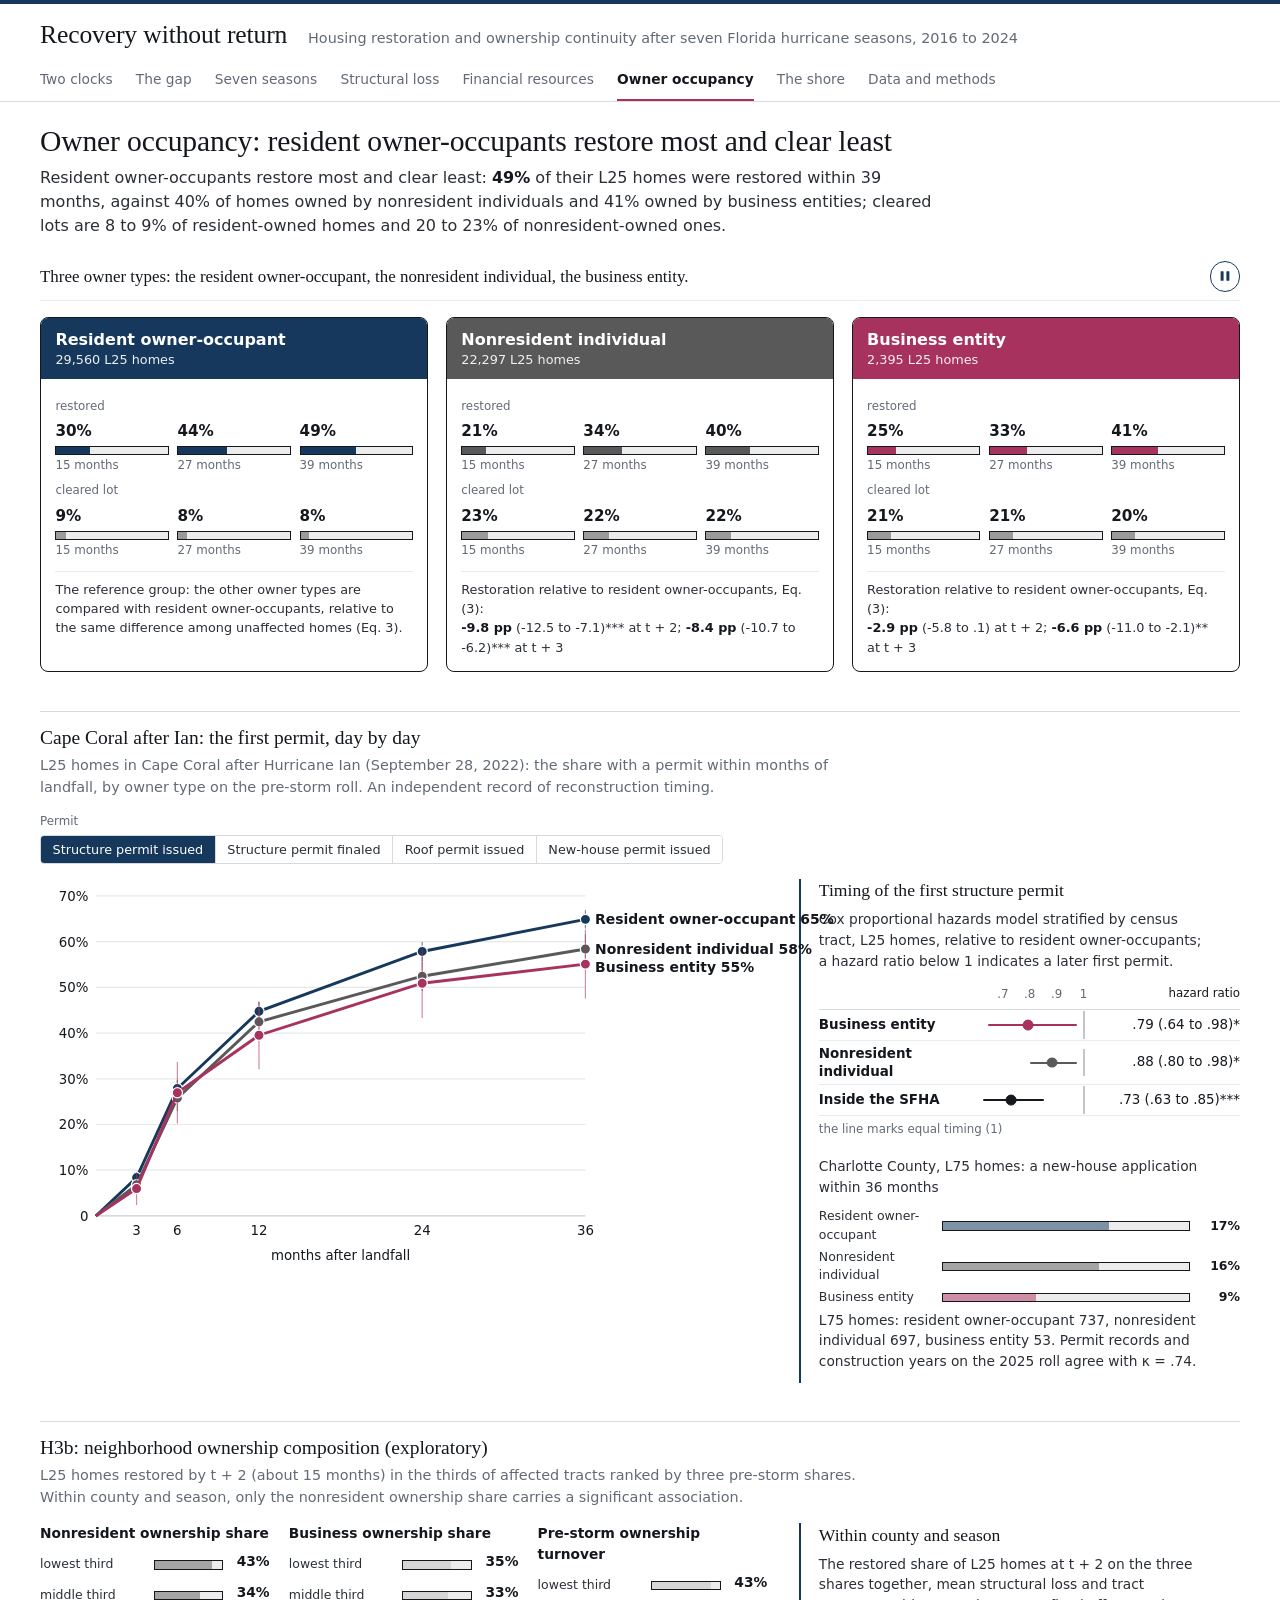
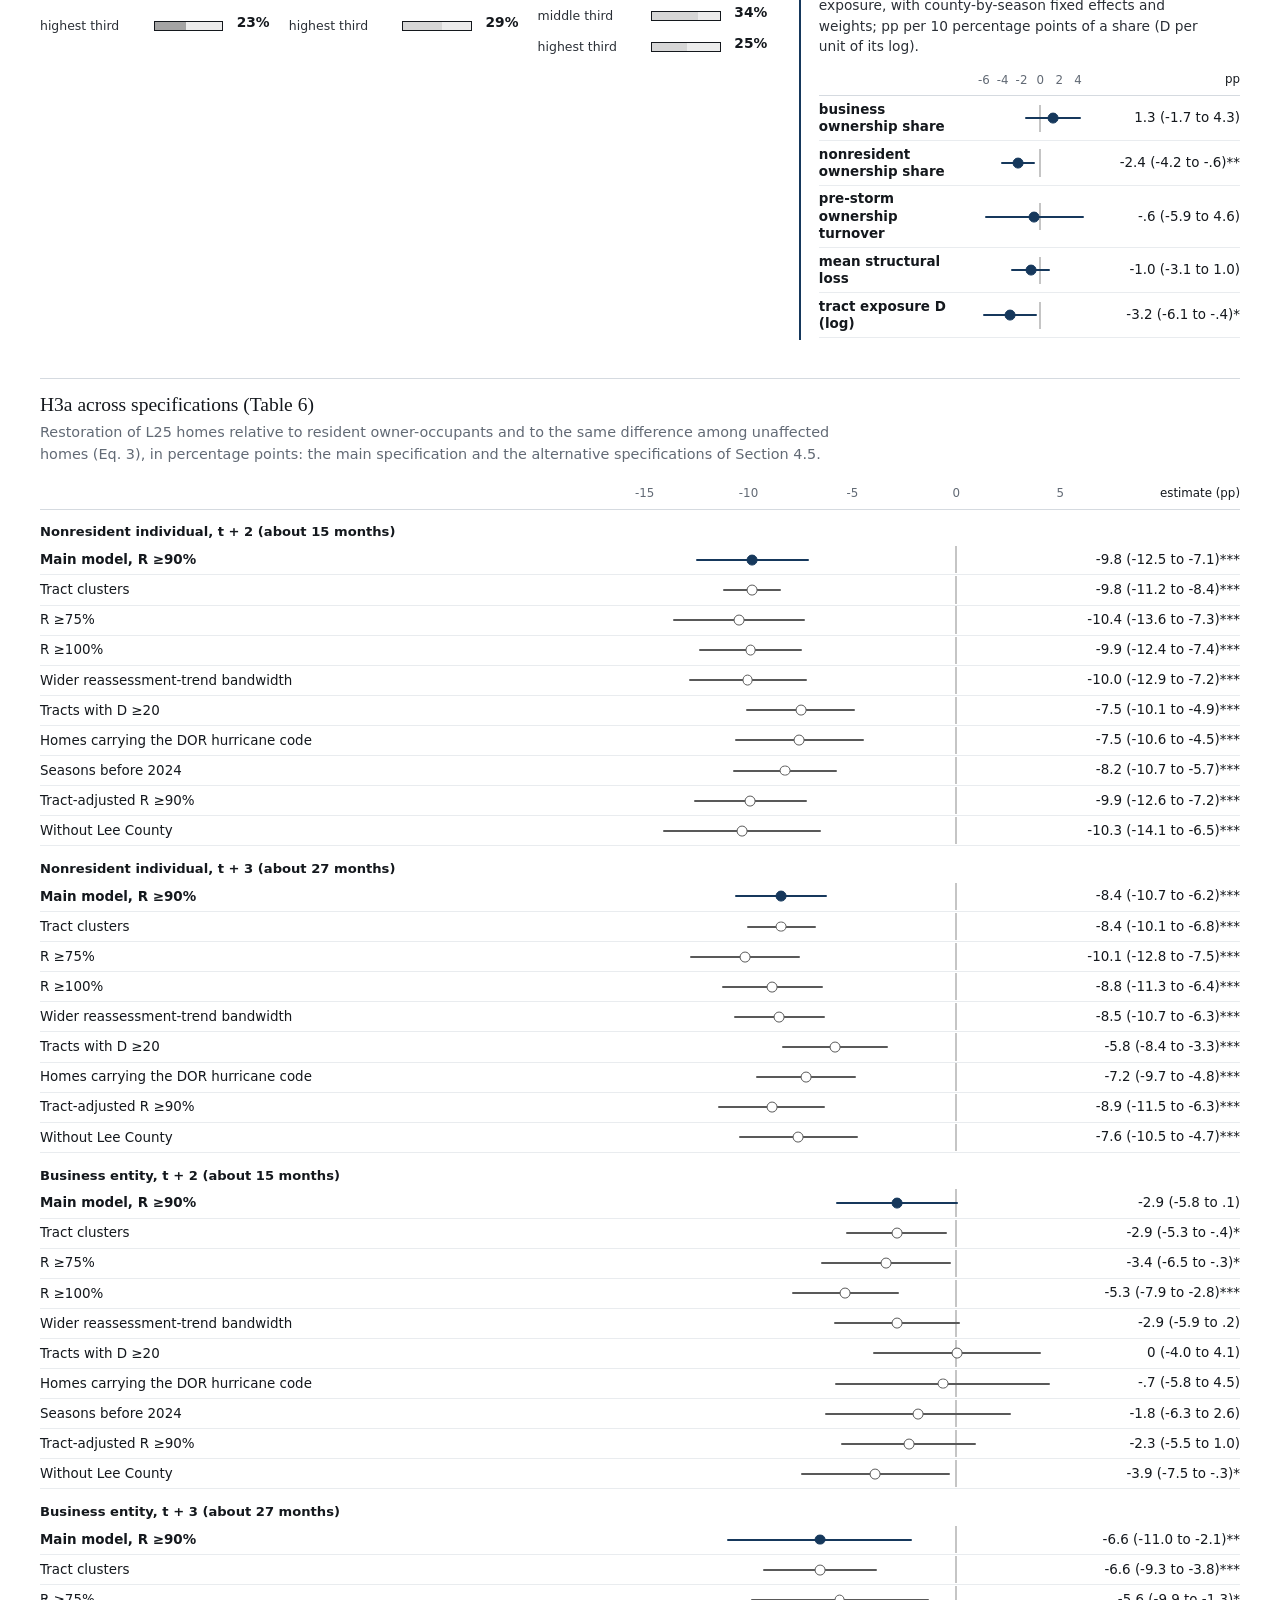
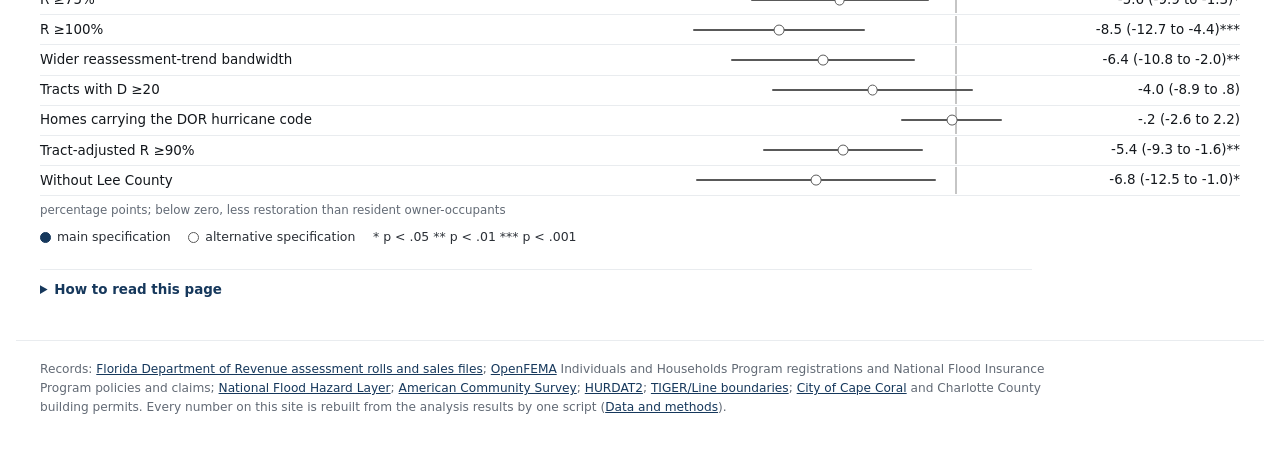
<file: owners.html>
<!DOCTYPE html>
<html lang="en">
<head>
<meta charset="utf-8">
<meta name="viewport" content="width=device-width, initial-scale=1">
<title>Owner occupancy | Recovery without return</title>
<meta name="description" content="Interactive companion to a study of physical restoration and ownership continuity after hurricanes, read on Florida&#x27;s parcel records: restoration by owner type on the rolls and in the Cape Coral permits, and the neighborhood-level extension.">
<meta name="theme-color" content="#16385c">
<link rel="icon" href="data:image/svg+xml,%3Csvg xmlns='http://www.w3.org/2000/svg' viewBox='0 0 16 16'%3E%3Cpath d='M2 8 8 3l6 5v6H2z' fill='%23a8325e'/%3E%3C/svg%3E">
<link rel="stylesheet" href="css/style.css?v=2">
<link rel="preload" href="data/meta.json?v=2" as="fetch" crossorigin>
<link rel="preload" href="data/owners.json?v=2" as="fetch" crossorigin>
<link rel="modulepreload" href="js/shell.js?v=2">
</head>
<body class="page-owners">

<a class="skip" href="#page">Skip to content</a>
<header class="masthead" id="masthead">
  <div class="masthead-inner">
    <a class="homelink" href="index.html">Recovery without return</a>
    <p class="crumb">Housing restoration and ownership continuity after seven Florida hurricane seasons, 2016 to 2024</p>
  </div>
</header>
<nav class="sitenav" id="sitenav" aria-label="Pages">
  <div class="sitenav-inner">
    <ul>
      <li><a href="index.html">Two clocks</a></li>
      <li><a href="clocks.html">The gap</a></li>
      <li><a href="map.html">Seven seasons</a></li>
      <li><a href="loss.html">Structural loss</a></li>
      <li><a href="capital.html">Financial resources</a></li>
      <li><a href="owners.html">Owner occupancy</a></li>
      <li><a href="shore.html">The shore</a></li>
      <li><a href="data.html">Data and methods</a></li>
    </ul>
  </div>
</nav>

<main id="page" class="section">
  <header class="lede">
    <h1>Owner occupancy: resident owner-occupants restore most and clear least</h1>
    <p class="finding" id="finding"></p>
  </header>
  <div class="chart-block" id="chart"></div>
</main>

<footer class="foot">
  <p>Records: <a href="https://floridarevenue.com/property/dataportal" rel="noopener">Florida Department of Revenue assessment rolls and sales files</a>; <a href="https://www.fema.gov/about/openfema/data-sets" rel="noopener">OpenFEMA</a> Individuals and Households Program registrations and National Flood Insurance Program policies and claims; <a href="https://www.fema.gov/flood-maps/national-flood-hazard-layer" rel="noopener">National Flood Hazard Layer</a>; <a href="https://www.census.gov/programs-surveys/acs" rel="noopener">American Community Survey</a>; <a href="https://www.nhc.noaa.gov/data/#hurdat" rel="noopener">HURDAT2</a>; <a href="https://www.census.gov/geographies/mapping-files/time-series/geo/tiger-line-file.html" rel="noopener">TIGER/Line boundaries</a>; <a href="https://capecoral-capegis.opendata.arcgis.com/" rel="noopener">City of Cape Coral</a> and Charlotte County building permits. Every number on this site is rebuilt from the analysis results by one script (<a href="data.html">Data and methods</a>).</p>
</footer>

<div id="tooltip" class="tooltip" role="status" aria-live="polite"></div>

<script type="module" src="js/pages/owners.js?v=2"></script>
</body>
</html>
</file>
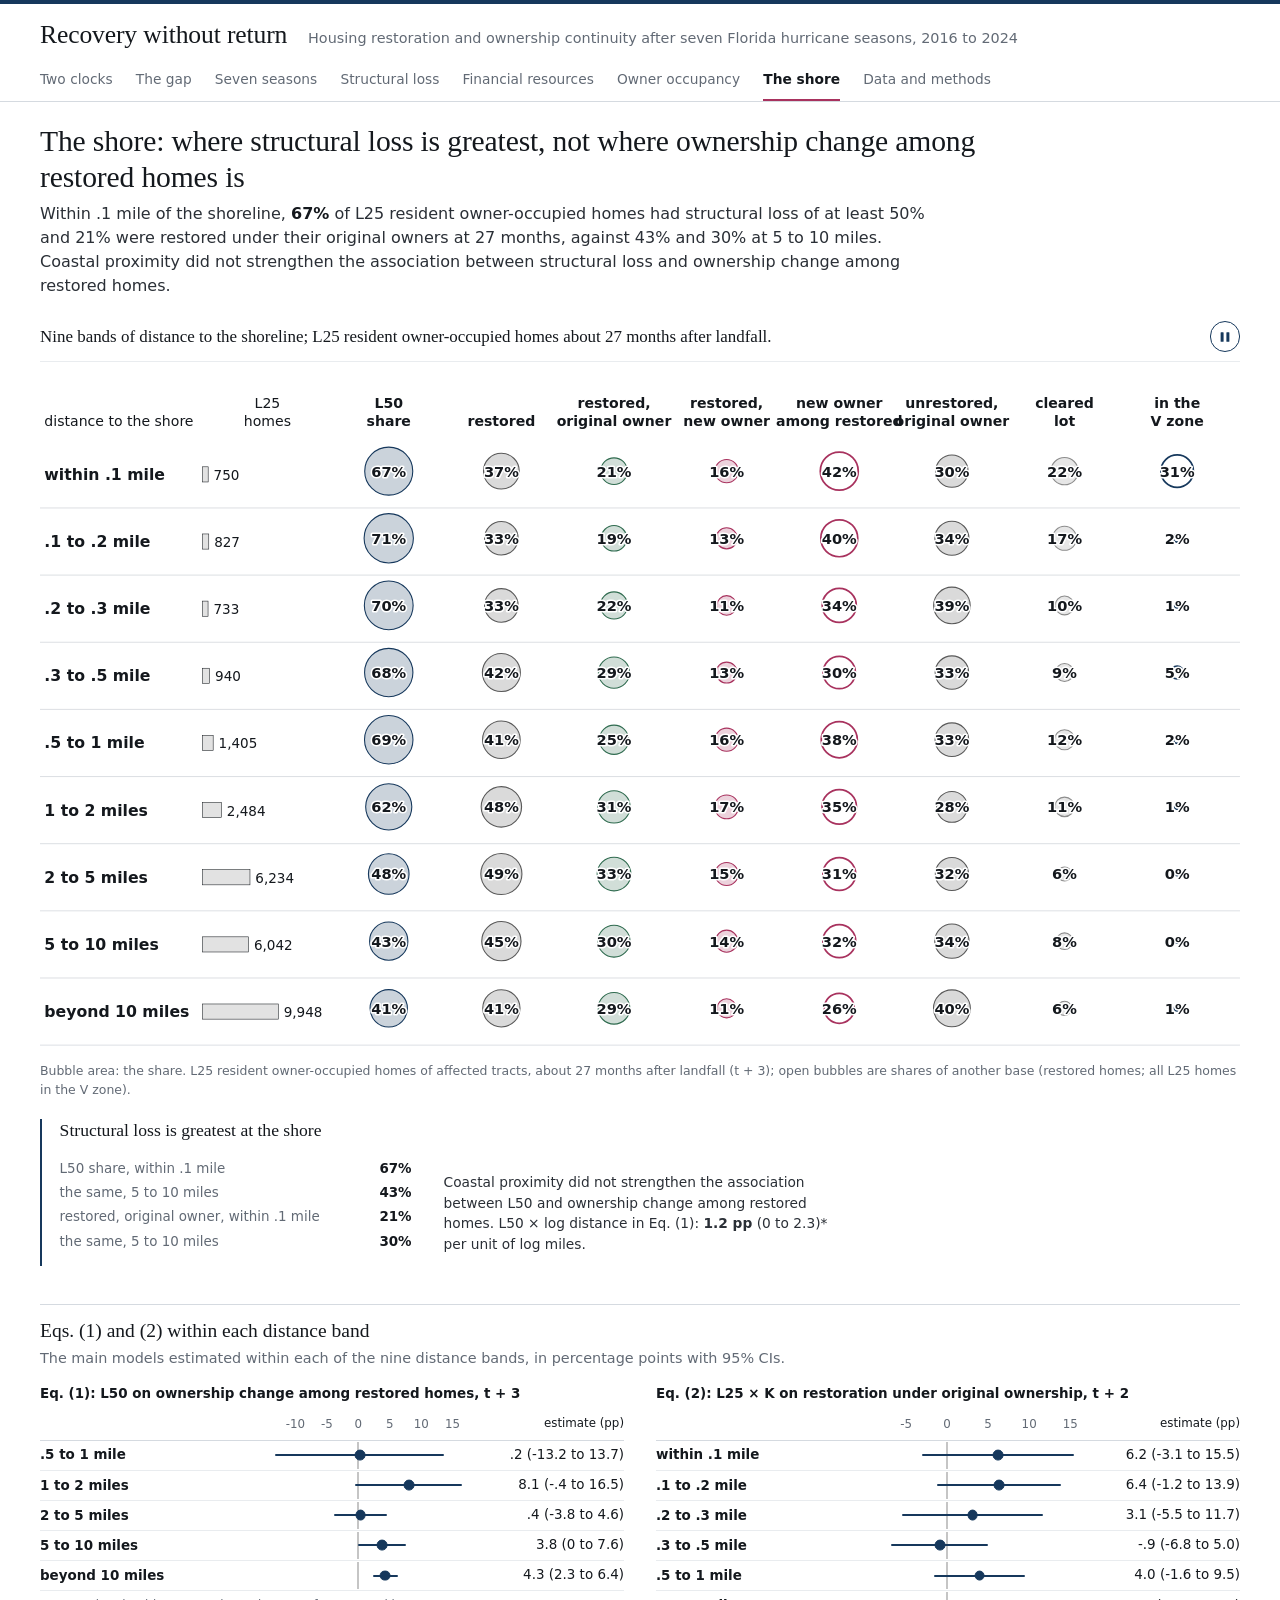
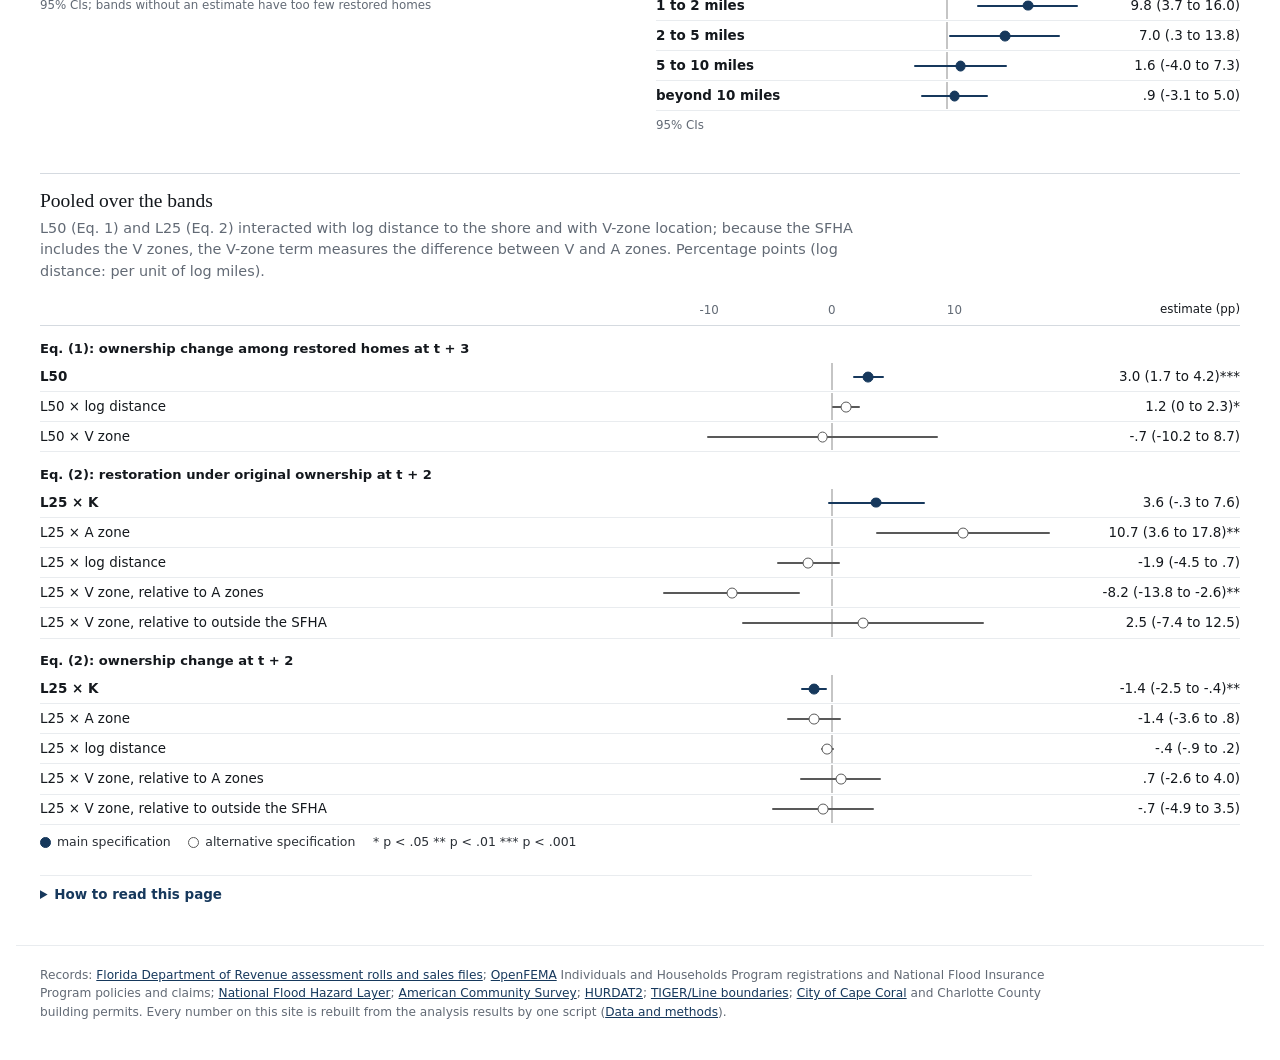
<file: shore.html>
<!DOCTYPE html>
<html lang="en">
<head>
<meta charset="utf-8">
<meta name="viewport" content="width=device-width, initial-scale=1">
<title>The shore | Recovery without return</title>
<meta name="description" content="Interactive companion to a study of physical restoration and ownership continuity after hurricanes, read on Florida&#x27;s parcel records: recovery states and the models by distance to the shoreline.">
<meta name="theme-color" content="#16385c">
<link rel="icon" href="data:image/svg+xml,%3Csvg xmlns='http://www.w3.org/2000/svg' viewBox='0 0 16 16'%3E%3Cpath d='M2 8 8 3l6 5v6H2z' fill='%23a8325e'/%3E%3C/svg%3E">
<link rel="stylesheet" href="css/style.css?v=2">
<link rel="preload" href="data/meta.json?v=2" as="fetch" crossorigin>
<link rel="preload" href="data/shore.json?v=2" as="fetch" crossorigin>
<link rel="modulepreload" href="js/shell.js?v=2">
</head>
<body class="page-shore">

<a class="skip" href="#page">Skip to content</a>
<header class="masthead" id="masthead">
  <div class="masthead-inner">
    <a class="homelink" href="index.html">Recovery without return</a>
    <p class="crumb">Housing restoration and ownership continuity after seven Florida hurricane seasons, 2016 to 2024</p>
  </div>
</header>
<nav class="sitenav" id="sitenav" aria-label="Pages">
  <div class="sitenav-inner">
    <ul>
      <li><a href="index.html">Two clocks</a></li>
      <li><a href="clocks.html">The gap</a></li>
      <li><a href="map.html">Seven seasons</a></li>
      <li><a href="loss.html">Structural loss</a></li>
      <li><a href="capital.html">Financial resources</a></li>
      <li><a href="owners.html">Owner occupancy</a></li>
      <li><a href="shore.html">The shore</a></li>
      <li><a href="data.html">Data and methods</a></li>
    </ul>
  </div>
</nav>

<main id="page" class="section">
  <header class="lede">
    <h1>The shore: where structural loss is greatest, not where ownership change among restored homes is</h1>
    <p class="finding" id="finding"></p>
  </header>
  <div class="chart-block" id="chart"></div>
</main>

<footer class="foot">
  <p>Records: <a href="https://floridarevenue.com/property/dataportal" rel="noopener">Florida Department of Revenue assessment rolls and sales files</a>; <a href="https://www.fema.gov/about/openfema/data-sets" rel="noopener">OpenFEMA</a> Individuals and Households Program registrations and National Flood Insurance Program policies and claims; <a href="https://www.fema.gov/flood-maps/national-flood-hazard-layer" rel="noopener">National Flood Hazard Layer</a>; <a href="https://www.census.gov/programs-surveys/acs" rel="noopener">American Community Survey</a>; <a href="https://www.nhc.noaa.gov/data/#hurdat" rel="noopener">HURDAT2</a>; <a href="https://www.census.gov/geographies/mapping-files/time-series/geo/tiger-line-file.html" rel="noopener">TIGER/Line boundaries</a>; <a href="https://capecoral-capegis.opendata.arcgis.com/" rel="noopener">City of Cape Coral</a> and Charlotte County building permits. Every number on this site is rebuilt from the analysis results by one script (<a href="data.html">Data and methods</a>).</p>
</footer>

<div id="tooltip" class="tooltip" role="status" aria-live="polite"></div>

<script type="module" src="js/pages/shore.js?v=2"></script>
</body>
</html>
</file>
<file: css/style.css>
/* ==========================================================
   Recovery without return: companion site stylesheet.
   Light mode only. One finding line and one figure per page,
   numbers in hover, reading aids folded away. The paper's figure
   palette (navy, deep pink, deep green, grays; no light blue, no
   orange), so the site and the manuscript read as one system.
   Serif for titles and large numbers, sans for what a reader
   operates.
   ========================================================== */

:root {
  --navy: #16385c;
  --pink: #a8325e;
  --green: #2f6b4f;
  --wine: #7b1e3b;
  --gray: #8c8c8c;
  --gray-dark: #595959;
  --ink: #14181d;
  --body: #2a2f36;
  --muted: #626a75;
  --rule: #d5dae0;
  --rule-soft: #e9ecef;
  --paper: #ffffff;
  --wash: #f5f6f7;
  --wash-2: #eceef0;
  --pale-navy: #dce6f0;
  --pale-pink: #f3dde5;
  --pale-green: #dfeadf;
  --pale-gray: #ececec;

  --serif: "Iowan Old Style", "Palatino Linotype", Palatino, "Book Antiqua", Georgia, serif;
  --sans: "Segoe UI Variable Text", "Segoe UI", system-ui, -apple-system, "Helvetica Neue", Arial, sans-serif;
  --mono: Consolas, "SFMono-Regular", Menlo, monospace;

  --w-wide: 78rem;
  --gutter: 1.5rem;
}

* { box-sizing: border-box; }
html { -webkit-text-size-adjust: 100%; background: var(--paper); }
body {
  margin: 0;
  background: var(--paper);
  color: var(--body);
  font-family: var(--sans);
  font-size: 16px;
  line-height: 1.5;
  text-rendering: optimizeLegibility;
}
h1, h2, h3, h4 { color: var(--ink); line-height: 1.2; margin: 0 0 .5em; font-weight: 600; }
a { color: var(--navy); }
.skip { position: absolute; left: -9999px; }
.skip:focus { left: 1rem; top: 1rem; z-index: 99; background: var(--paper); padding: .5rem .8rem; }
button:focus-visible, a:focus-visible, select:focus, input:focus, summary:focus-visible {
  outline: 2px solid var(--pink);
  outline-offset: 2px;
}

/* ------------------------------------------------ masthead and tabs */

.masthead { border-top: 4px solid var(--navy); }
.masthead-inner {
  max-width: var(--w-wide);
  margin: 0 auto;
  padding: 1rem var(--gutter) .5rem;
  display: flex;
  flex-wrap: wrap;
  align-items: baseline;
  gap: .1rem 1.3rem;
}
.homelink {
  font-family: var(--serif);
  font-size: 1.6rem;
  line-height: 1.15;
  color: var(--ink);
  text-decoration: none;
  letter-spacing: -.005em;
  white-space: nowrap;
}
.homelink:hover { color: var(--navy); }
.crumb { flex: 1 1 18rem; min-width: 0; font-size: .9rem; color: var(--muted); margin: 0; }

.sitenav {
  position: sticky;
  top: 0;
  z-index: 40;
  background: rgba(255, 255, 255, .97);
  border-bottom: 1px solid var(--rule);
}
.sitenav-inner { max-width: var(--w-wide); margin: 0 auto; padding: 0 var(--gutter); overflow-x: auto; scrollbar-width: none; }
.sitenav-inner::-webkit-scrollbar { display: none; }
.sitenav ul { display: flex; gap: 1.45rem; list-style: none; margin: 0; padding: 0; white-space: nowrap; }
.sitenav a {
  display: block;
  font-size: .86rem;
  color: var(--muted);
  text-decoration: none;
  padding: .7rem 0 .6rem;
  border-bottom: 2px solid transparent;
}
.sitenav a:hover { color: var(--ink); }
.sitenav a.active { color: var(--ink); font-weight: 600; border-bottom-color: var(--pink); }

/* ------------------------------------------------ page */

main { display: block; }
.section { max-width: var(--w-wide); margin: 0 auto; padding: 1.3rem var(--gutter) 2.5rem; }
.lede { margin: 0 0 1rem; max-width: 62rem; }
.lede h1 {
  font-family: var(--serif);
  font-weight: 400;
  font-size: clamp(1.35rem, 2.4vw, 1.85rem);
  line-height: 1.22;
  letter-spacing: -.005em;
  margin: 0 0 .45rem;
}
.finding { font-size: 1rem; color: var(--body); margin: 0; min-height: 1.5em; max-width: 56rem; }
.finding b { color: var(--ink); font-weight: 600; }
.finding .rwr { color: var(--pink); font-weight: 600; }

.chart-block { margin: 0; }

.foot {
  max-width: var(--w-wide);
  margin: 0 auto;
  padding: 1.2rem var(--gutter) 2.4rem;
  border-top: 1px solid var(--rule-soft);
}
.foot p { font-size: .76rem; color: var(--muted); margin: 0; max-width: 64rem; line-height: 1.55; }

h3.rule {
  font-family: var(--serif);
  font-weight: 400;
  font-size: 1.22rem;
  margin: 2.4rem 0 .35rem;
  padding-top: .9rem;
  border-top: 1px solid var(--rule);
}
p.sub { font-size: .9rem; color: var(--muted); margin: 0 0 .9rem; max-width: 52rem; }

/* ------------------------------------------------ reading aids */

.howto { margin: 1.4rem 0 0; border-top: 1px solid var(--rule-soft); padding-top: .6rem; max-width: 62rem; }
.howto summary { cursor: pointer; font-size: .84rem; color: var(--navy); font-weight: 600; }
.howto ul { margin: .6rem 0 .2rem; padding-left: 1.1rem; font-size: .88rem; }
.howto li { margin: .2rem 0; }
.howto dl { display: grid; grid-template-columns: minmax(9rem, 14rem) minmax(0, 1fr); gap: .3rem 1.2rem; margin: .7rem 0 0; font-size: .84rem; }
.howto dt { color: var(--ink); font-weight: 600; }
.howto dd { margin: 0; color: var(--body); }
@media (max-width: 700px) {
  .howto dl { grid-template-columns: 1fr; gap: .05rem; }
  .howto dd { margin-bottom: .45rem; }
}

/* ------------------------------------------------ controls */

.controls { display: flex; flex-wrap: wrap; gap: .7rem 1.3rem; align-items: flex-end; margin: 0 0 .9rem; }
.control { display: flex; flex-direction: column; gap: .28rem; min-width: 0; }
.control > .label { font-size: .74rem; color: var(--muted); }
.seg { display: inline-flex; flex-wrap: wrap; border: 1px solid var(--rule); border-radius: 4px; overflow: hidden; max-width: 100%; }
.seg button {
  font-family: var(--sans);
  font-size: .8rem;
  border: 0;
  border-right: 1px solid var(--rule);
  background: var(--paper);
  color: var(--body);
  padding: .36rem .72rem;
  cursor: pointer;
  line-height: 1.25;
}
.seg button:last-child { border-right: 0; }
.seg button:hover { background: var(--wash); }
.seg button[aria-pressed="true"] { background: var(--navy); color: #fff; }
.seg.swatch button[aria-pressed="true"] { background: var(--paper); color: var(--ink); font-weight: 600; box-shadow: inset 0 -3px 0 var(--sw, var(--navy)); }
.btn-quiet {
  font-family: var(--sans);
  font-size: .8rem;
  border: 1px solid var(--rule);
  background: var(--paper);
  color: var(--body);
  border-radius: 4px;
  padding: .34rem .75rem;
  cursor: pointer;
  line-height: 1.25;
}
.btn-quiet:hover { background: var(--wash); }
.btn-quiet[aria-pressed="true"] { border-color: var(--navy); color: var(--navy); font-weight: 600; }

/* ------------------------------------------------ figures */

.figure { width: 100%; position: relative; }
.figure svg { display: block; width: 100%; height: auto; overflow: visible; }
.figure text { font-family: var(--sans); fill: var(--ink); }
.panelgrid { display: grid; grid-template-columns: minmax(0, 1.65fr) minmax(16rem, 1fr); gap: 2rem; align-items: start; }
.panelgrid.even { grid-template-columns: minmax(0, 1fr) minmax(0, 1fr); }
.panelgrid.three { grid-template-columns: repeat(3, minmax(0, 1fr)); gap: 1.4rem; }

.legend { display: flex; flex-wrap: wrap; gap: .3rem 1.1rem; font-size: .78rem; color: var(--body); margin: .55rem 0 0; }
.legend .item { display: inline-flex; align-items: center; gap: .38rem; }
.legend .swatch { width: 1.15rem; height: 3px; display: inline-block; }
.legend .swatch.dash { background: repeating-linear-gradient(90deg, currentColor 0 4px, transparent 4px 7px) !important; height: 2px; }
.legend .sq { width: .7rem; height: .7rem; display: inline-block; border: .5px solid var(--ink); }
.legend .ring { width: .62rem; height: .62rem; border-radius: 50%; display: inline-block; border: 1.5px solid var(--ink); background: #fff; }
.legend .hatch { width: .9rem; height: .7rem; display: inline-block; border: .5px solid var(--gray); background: repeating-linear-gradient(-45deg, #fff 0 2px, #b5b5b5 2px 3px); }
.figure .legend svg { width: 1.7rem; height: auto; display: inline-block; overflow: visible; }
.legend .note { color: var(--muted); }

/* the side card: the number being read and its context */
.sidecard { border-left: 2px solid var(--navy); padding: .1rem 0 .1rem 1.1rem; }
.sidecard h4 { font-family: var(--serif); font-size: 1.1rem; font-weight: 400; color: var(--ink); margin: 0 0 .5rem; }
.sidecard p { font-size: .86rem; margin: 0 0 .6rem; }
.bignum {
  font-family: var(--serif);
  font-size: clamp(2.2rem, 4vw, 3.1rem);
  line-height: 1;
  color: var(--ink);
  letter-spacing: -.015em;
  font-variant-numeric: tabular-nums lining-nums;
}
.bignum.pink { color: var(--pink); }
.bignum small { font-size: .38em; color: var(--muted); letter-spacing: 0; margin-left: .3rem; }
.what { font-size: .86rem; color: var(--body); margin: .35rem 0 .9rem; max-width: 24rem; }
.sidecard dl { margin: .2rem 0 0; font-size: .84rem; display: grid; grid-template-columns: 1fr auto; gap: .25rem .9rem; }
.sidecard dt { color: var(--muted); }
.sidecard dd { margin: 0; color: var(--ink); text-align: right; font-variant-numeric: tabular-nums; font-weight: 600; }

/* panel heads, the seven-state bar, mini bars, season cards */
.panel-head { display: flex; justify-content: space-between; align-items: baseline; font-size: .86rem; border-bottom: 1px solid var(--rule-soft); padding-bottom: .25rem; margin-bottom: .2rem; }
.panel-head b { color: var(--ink); }
.panel-head span { color: var(--muted); font-size: .78rem; font-variant-numeric: tabular-nums; }
.reading-strip { margin: 1.2rem 0 0; padding: .8rem 1rem .7rem; background: var(--wash); border-radius: 4px; }
.reading-head { font-size: .88rem; margin: 0 0 .5rem; }
.stackbar { display: flex; height: 1.9rem; border: .5px solid var(--ink); border-radius: 3px; overflow: hidden; background: #fff; }
.stackbar i { display: flex; align-items: center; justify-content: center; border-right: .5px solid var(--ink); transition: width .5s ease; min-width: 0; }
.stackbar i:last-child { border-right: 0; }
.stackbar span { font-size: .74rem; font-weight: 600; color: var(--ink); font-style: normal; white-space: nowrap; }
.minibars { margin: 0 0 1rem; }
.minibars .lab { font-size: .78rem; color: var(--muted); margin: 0 0 .35rem; }
.minibar { display: grid; grid-template-columns: 7.2rem 1fr 2.6rem; gap: .5rem; align-items: center; font-size: .78rem; margin: .18rem 0; }
.minibar .k { color: var(--body); }
.minibar .t { height: .6rem; background: var(--pale-gray); border: .5px solid var(--ink); position: relative; }
.minibar .t i { position: absolute; left: 0; top: 0; bottom: 0; }
.minibar b { text-align: right; color: var(--ink); font-variant-numeric: tabular-nums; }
.seasons { display: grid; grid-template-columns: repeat(4, minmax(0, 1fr)); gap: 1rem 1.2rem; }
.season { display: flex; flex-direction: column; gap: .1rem; border-top: 2px solid var(--ink); padding-top: .35rem; }
.season b { font-size: .86rem; color: var(--ink); }
.season .meta { font-size: .74rem; color: var(--muted); }
@media (max-width: 960px) { .seasons { grid-template-columns: repeat(2, minmax(0, 1fr)); } }
@media (max-width: 520px) { .seasons { grid-template-columns: 1fr; } }

/* ------------------------------------------------ the recovery matrix (Figure 1) */

.matrix { display: grid; grid-template-columns: 5.4rem 1fr 1fr; gap: .32rem; font-size: .8rem; margin: .3rem 0 .4rem; }
.matrix .mh { color: var(--muted); font-size: .74rem; align-self: end; text-align: center; padding-bottom: .1rem; }
.matrix .rh { color: var(--muted); font-size: .74rem; align-self: center; text-align: right; padding-right: .3rem; }
.matrix .cell {
  position: relative;
  border: .5px solid var(--ink);
  border-radius: 5px;
  padding: .5rem .55rem .45rem;
  min-height: 4.7rem;
  display: flex;
  flex-direction: column;
  justify-content: space-between;
  cursor: default;
  transition: box-shadow .2s ease, transform .2s ease;
}
.matrix .cell .v { font-family: var(--serif); font-size: 1.75rem; line-height: 1; color: var(--ink); font-variant-numeric: tabular-nums; }
.matrix .cell .n { font-size: .74rem; color: var(--body); line-height: 1.25; }
.matrix .cell.rt { border-width: 2px; }
.matrix .cell.rt .tag {
  position: absolute; top: -.62rem; right: .5rem;
  font-size: .68rem; font-weight: 700; color: var(--ink);
  background: #fff; border: .5px solid var(--ink); border-radius: 999px; padding: 0 .45rem; line-height: 1.35;
}
.matrix .cell.cl { grid-column: 2 / span 2; min-height: 3.1rem; flex-direction: row; align-items: center; gap: .8rem; }
.matrix .cell.cl .v { font-size: 1.45rem; }
.matrix .cell.lit { box-shadow: 0 0 0 2px var(--ink); }

/* ------------------------------------------------ forest plots */

.forest { font-size: .84rem; margin: .4rem 0 0; }
.forest-row { display: grid; grid-template-columns: minmax(12rem, 1.35fr) minmax(9rem, 1fr) minmax(9.5rem, auto); gap: .9rem; align-items: center; padding: .28rem 0; border-bottom: 1px solid var(--rule-soft); }
.forest-row:hover { background: var(--wash); }
.forest-axis { border-bottom: 1px solid var(--rule); color: var(--muted); font-size: .74rem; padding-bottom: .4rem; }
.forest-axis:hover { background: none; }
.forest-head { font-weight: 600; color: var(--ink); font-size: .82rem; padding: .8rem 0 .2rem; }
.f-label { line-height: 1.3; color: var(--ink); }
.f-status { display: block; font-size: .72rem; color: var(--muted); }
.f-plot { position: relative; height: 1.1rem; }
.forest-axis .f-plot { height: 1rem; }
.f-tick { position: absolute; transform: translateX(-50%); top: 0; font-variant-numeric: tabular-nums; }
.f-ref { position: absolute; top: -.3rem; bottom: -.3rem; width: 1px; background: var(--gray); transform: translateX(-.5px); }
.f-ci { position: absolute; top: 50%; height: 2px; transform: translateY(-50%); border-radius: 1px; }
.f-dot { position: absolute; top: 50%; width: .68rem; height: .68rem; border-radius: 50%; border: 1.5px solid; transform: translate(-50%, -50%); }
.f-dot.key { position: static; display: inline-block; transform: none; }
.f-val { text-align: right; font-variant-numeric: tabular-nums; color: var(--ink); white-space: nowrap; }
.forest-foot { font-size: .74rem; color: var(--muted); padding-top: .35rem; }
.forest-row.key .f-label { font-weight: 600; }
.forest.compact .forest-row { grid-template-columns: minmax(9rem, 1fr) minmax(7rem, 1fr) minmax(8.5rem, auto); }
@media (max-width: 640px) {
  .forest-row { grid-template-columns: 1fr auto; gap: .2rem .6rem; }
  .forest-row .f-label { grid-column: 1 / span 2; }
  .forest-row .f-plot { grid-column: 1; }
  .forest-axis .f-label, .forest-axis .f-val { display: none; }
  .forest-axis .f-plot { grid-column: 1; }
}

/* ------------------------------------------------ small tables */

.dtable { width: 100%; border-collapse: collapse; font-size: .82rem; margin-top: .5rem; }
.dtable th, .dtable td { text-align: right; padding: .34rem .5rem; border-bottom: 1px solid var(--rule-soft); font-variant-numeric: tabular-nums; vertical-align: top; }
.dtable th:first-child, .dtable td:first-child { text-align: left; padding-left: 0; }
.dtable thead th { color: var(--muted); font-weight: 400; border-bottom: 1px solid var(--rule); white-space: nowrap; }
.dtable tbody tr:last-child td { border-bottom: none; }
.dtable.text th, .dtable.text td { text-align: left; }
.dtable td.pill-cell { white-space: nowrap; }
.tablewrap { overflow-x: auto; }
.pill { display: inline-block; font-size: .7rem; border-radius: 999px; padding: .02rem .5rem; border: 1px solid var(--rule); color: var(--body); white-space: nowrap; }
.pill.pass { border-color: var(--green); color: var(--green); }
.pill.desc { border-color: var(--gray); color: var(--gray-dark); }
.pill.miss { border-color: var(--pink); color: var(--pink); }

/* ------------------------------------------------ data page */

.lab-strong { font-size: .84rem; font-weight: 600; color: var(--ink); margin: 0 0 .3rem; }
.factrow { display: grid; grid-template-columns: repeat(4, minmax(0, 1fr)); gap: 1.2rem; margin: .3rem 0 .9rem; }
.fact { border-top: 2px solid var(--ink); padding-top: .4rem; }
.fact .bignum { display: block; font-size: clamp(1.7rem, 3vw, 2.3rem); font-weight: 400; }
.fact span { font-size: .82rem; color: var(--body); }
dl.defs { display: grid; grid-template-columns: minmax(10rem, 15rem) minmax(0, 1fr); gap: .45rem 1.4rem; font-size: .88rem; margin: 0; max-width: 64rem; }
dl.defs dt { color: var(--ink); font-weight: 600; }
dl.defs dd { margin: 0; }
ul.plain { margin: 0; padding-left: 1.1rem; font-size: .9rem; max-width: 62rem; }
ul.plain li { margin: .3rem 0; }
code { font-family: var(--mono); font-size: .86em; background: var(--wash); padding: .08em .35em; border-radius: 3px; }
@media (max-width: 760px) {
  .factrow { grid-template-columns: repeat(2, minmax(0, 1fr)); }
  dl.defs { grid-template-columns: 1fr; gap: .1rem; }
  dl.defs dd { margin-bottom: .5rem; }
}

/* ------------------------------------------------ owner cards (Figure 7) */

.cards { display: grid; grid-template-columns: repeat(3, minmax(0, 1fr)); gap: 1.1rem; }
.card { border: .5px solid var(--ink); border-radius: 8px; overflow: hidden; background: #fff; }
.card-head { color: #fff; padding: .7rem .9rem .6rem; }
.card-head h4 { color: #fff; margin: 0; font-size: 1rem; }
.card-head p { margin: .1rem 0 0; font-size: .8rem; opacity: .92; }
.card-body { padding: .7rem .9rem .9rem; }
.card-body .lab { font-size: .74rem; color: var(--muted); margin: .45rem 0 .3rem; }
.bars { display: grid; grid-template-columns: repeat(3, minmax(0, 1fr)); gap: .55rem; }
.bar { font-size: .74rem; color: var(--muted); }
.bar b { display: block; font-size: .95rem; color: var(--ink); font-variant-numeric: tabular-nums; }
.bar .track { height: .55rem; background: var(--pale-gray); border: .5px solid var(--ink); margin: .2rem 0 .15rem; position: relative; }
.bar .fill { position: absolute; left: 0; top: 0; bottom: 0; transition: width .6s ease; }
.gap { font-size: .8rem; margin-top: .7rem; border-top: 1px solid var(--rule-soft); padding-top: .5rem; color: var(--body); }
.gap b { color: var(--ink); font-variant-numeric: tabular-nums; }

/* ------------------------------------------------ the surfaces grid (Figure 6) */

.grid8 svg text { font-variant-numeric: tabular-nums; }
.scale-bar { display: flex; align-items: center; gap: .5rem; font-size: .74rem; color: var(--muted); margin: .5rem 0 0; }
.scale-bar i { display: block; height: .55rem; width: 9rem; border: .5px solid var(--ink); }

/* ------------------------------------------------ tooltip */

.tooltip {
  position: fixed;
  z-index: 60;
  pointer-events: none;
  opacity: 0;
  transition: opacity .09s ease-out;
  background: var(--paper);
  border: 1px solid var(--ink);
  padding: .45rem .6rem;
  font-size: .8rem;
  color: var(--body);
  max-width: 19rem;
  line-height: 1.4;
  box-shadow: 0 2px 10px rgba(0, 0, 0, .08);
}
.tooltip.on { opacity: 1; }
.tooltip .t-title { font-weight: 600; color: var(--ink); margin-bottom: .2rem; }
.tooltip .t-row { display: flex; justify-content: space-between; gap: 1.1rem; font-variant-numeric: tabular-nums; }
.tooltip .t-row span:last-child { color: var(--ink); font-weight: 600; text-align: right; }
.tooltip .t-note { color: var(--muted); margin-top: .3rem; }

/* ------------------------------------------------ loading and errors */

.loading { display: flex; flex-direction: column; gap: .8rem; min-height: 22rem; justify-content: center; align-items: center; font-size: .86rem; color: var(--muted); }
.loading-bar { display: block; width: 9rem; height: 2px; background: var(--wash-2); overflow: hidden; position: relative; }
.loading-bar::after { content: ""; position: absolute; left: -40%; width: 40%; height: 100%; background: var(--navy); animation: slide 1.1s ease-in-out infinite; }
@keyframes slide { to { left: 100%; } }
.errorbox { font-size: .88rem; color: var(--pink); border: 1px solid var(--pink); padding: 1rem 1.1rem; }
.errorbox code { font-family: var(--mono); color: var(--ink); background: var(--wash); padding: .1em .35em; }

/* ------------------------------------------------ tour control */

.tour { display: flex; align-items: center; justify-content: space-between; gap: 1rem; margin: 0 0 1rem; min-height: 2.2rem; border-bottom: 1px solid var(--rule-soft); padding-bottom: .55rem; }
.tour-cap { flex: 1 1 auto; min-width: 0; font-family: var(--serif); font-size: 1.06rem; color: var(--ink); }
.tour-btn {
  flex: 0 0 auto;
  display: inline-flex;
  align-items: center;
  justify-content: center;
  width: 1.9rem;
  height: 1.9rem;
  padding: 0;
  color: var(--navy);
  background: var(--paper);
  border: 1px solid var(--navy);
  border-radius: 50%;
  cursor: pointer;
  line-height: 1;
}
.tour-btn:hover { background: var(--wash); }
.tour-ico { display: block; fill: currentColor; }
.tour-ico.play { margin-left: 1px; }
.figure, .mapwrap { cursor: pointer; }
.mapwrap svg { cursor: grab; }
.figure button, .figure a, .figure input, .figure select, .figure label { cursor: pointer; }
.tour.on { position: sticky; top: 2.55rem; z-index: 35; background: rgba(255, 255, 255, .97); padding-top: .45rem; }
.tercile-grid { display: grid; grid-template-columns: repeat(3, minmax(0, 1fr)); gap: 1.2rem; align-content: start; }
.tercile b { display: block; font-size: .86rem; margin-bottom: .45rem; color: var(--ink); }
.tercile .minibar { grid-template-columns: 6.6rem 1fr 2.4rem; }
@media (max-width: 760px) { .tercile-grid { grid-template-columns: 1fr; } }

/* emphasis the figures and the tour use */
.dim { opacity: .2; transition: opacity .3s ease; }
.figure .lot { transition: opacity .3s ease; }
.lot-house path.roof-front, .lot-house path.roof-back { transition: fill .55s ease; }

/* ------------------------------------------------ map */

.mapwrap { position: relative; border: 1px solid var(--rule-soft); background: #fbfbfb; border-radius: 4px; overflow: hidden; touch-action: none; }
.mapwrap svg { display: block; width: 100%; height: auto; cursor: grab; overflow: hidden; }
.mapkey .lab { font-size: .78rem; color: var(--muted); margin: .9rem 0 .3rem; }
.keyrow { display: grid; grid-template-columns: .8rem 1fr auto; gap: .5rem; font-size: .8rem; align-items: center; margin: .18rem 0; }
.keyrow .sq { width: .8rem; height: .8rem; display: inline-block; border: .5px solid var(--ink); }
.keyrow b { font-variant-numeric: tabular-nums; color: var(--ink); }
.seg button:disabled { color: #b8bec6; cursor: not-allowed; background: var(--paper); }
.mapwrap svg.drag { cursor: grabbing; }
.mapbtns { position: absolute; right: .6rem; top: .6rem; display: flex; flex-direction: column; gap: .3rem; }
.mapbtns button { width: 2rem; height: 2rem; border: 1px solid var(--rule); background: #fff; border-radius: 4px; font-size: 1rem; color: var(--ink); cursor: pointer; line-height: 1; }
.mapbtns button:hover { background: var(--wash); }
.mapbtns button.wide { width: auto; padding: 0 .55rem; font-size: .74rem; }
.tract { transition: fill .35s ease, opacity .35s ease; }
.storm-glyph { pointer-events: none; }

/* ------------------------------------------------ responsive */

@media (max-width: 960px) {
  .panelgrid, .panelgrid.even { grid-template-columns: 1fr; }
  .panelgrid.three, .cards { grid-template-columns: 1fr; }
}
@media (max-width: 640px) {
  :root { --gutter: 1rem; }
  .homelink { font-size: 1.3rem; }
  .sitenav ul { gap: 1.05rem; }
  .tour { flex-wrap: wrap; }
  .tour-cap { font-size: 1rem; }
  .matrix { grid-template-columns: 4.3rem 1fr 1fr; }
  .matrix .cell .v { font-size: 1.45rem; }
}

@media (prefers-reduced-motion: reduce) {
  .loading-bar::after { animation: none; left: 0; width: 100%; opacity: .4; }
  .dim, .tract, .bar .fill, .lot-house path { transition: none !important; }
}

@media print {
  .sitenav, .tooltip, .tour, .mapbtns { display: none; }
  .howto { display: none; }
}

/* a side card that sits under a full-width figure */
.sidecard.wide { margin-top: 1.2rem; display: grid; grid-template-columns: minmax(14rem, 22rem) minmax(0, 1fr); gap: .4rem 2rem; align-items: start; }
.sidecard.wide h4 { grid-column: 1 / -1; }
@media (max-width: 760px) { .sidecard.wide { grid-template-columns: 1fr; } }

/* wide figures keep a legible minimum width and scroll sideways on a phone */
.scrollx { overflow-x: auto; -webkit-overflow-scrolling: touch; }
@media (max-width: 760px) {
  .scrollx > svg { min-width: 640px; }
  .scrollx.wide > svg { min-width: 760px; }
}
</file>
